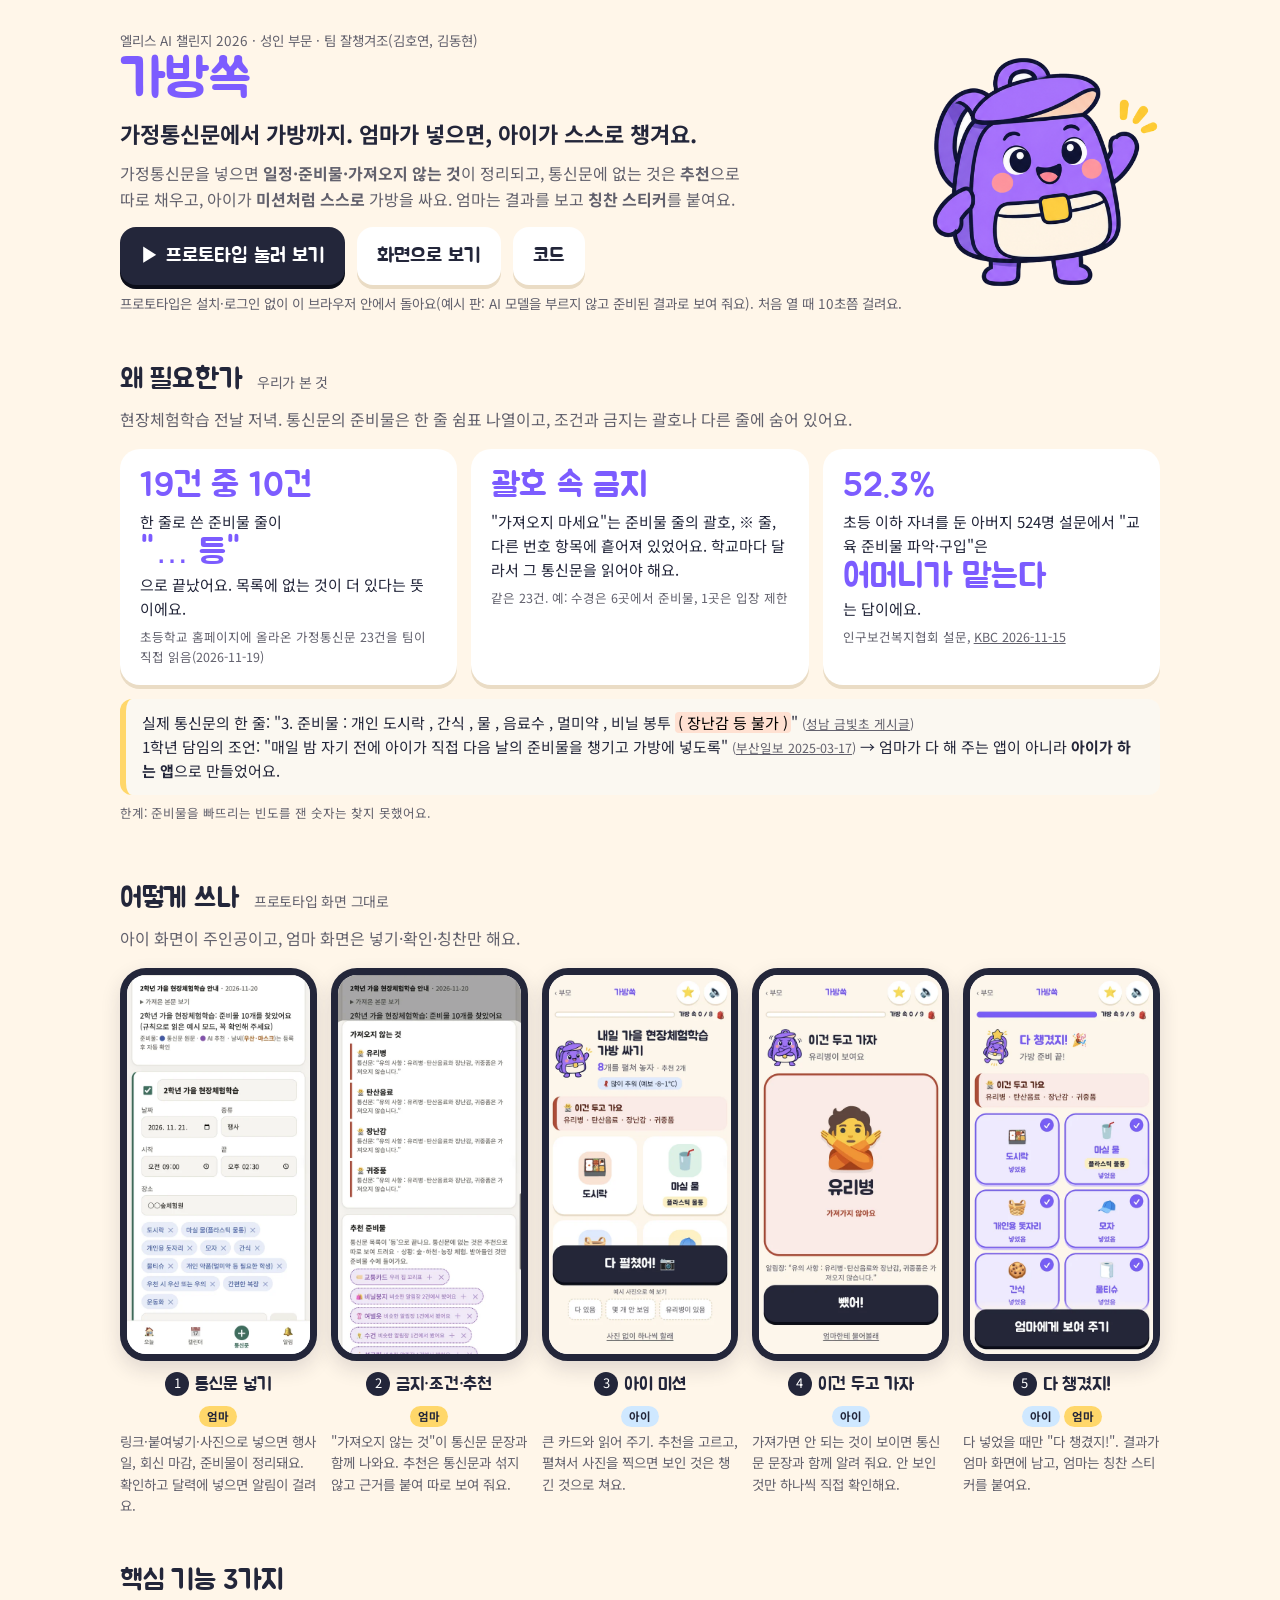
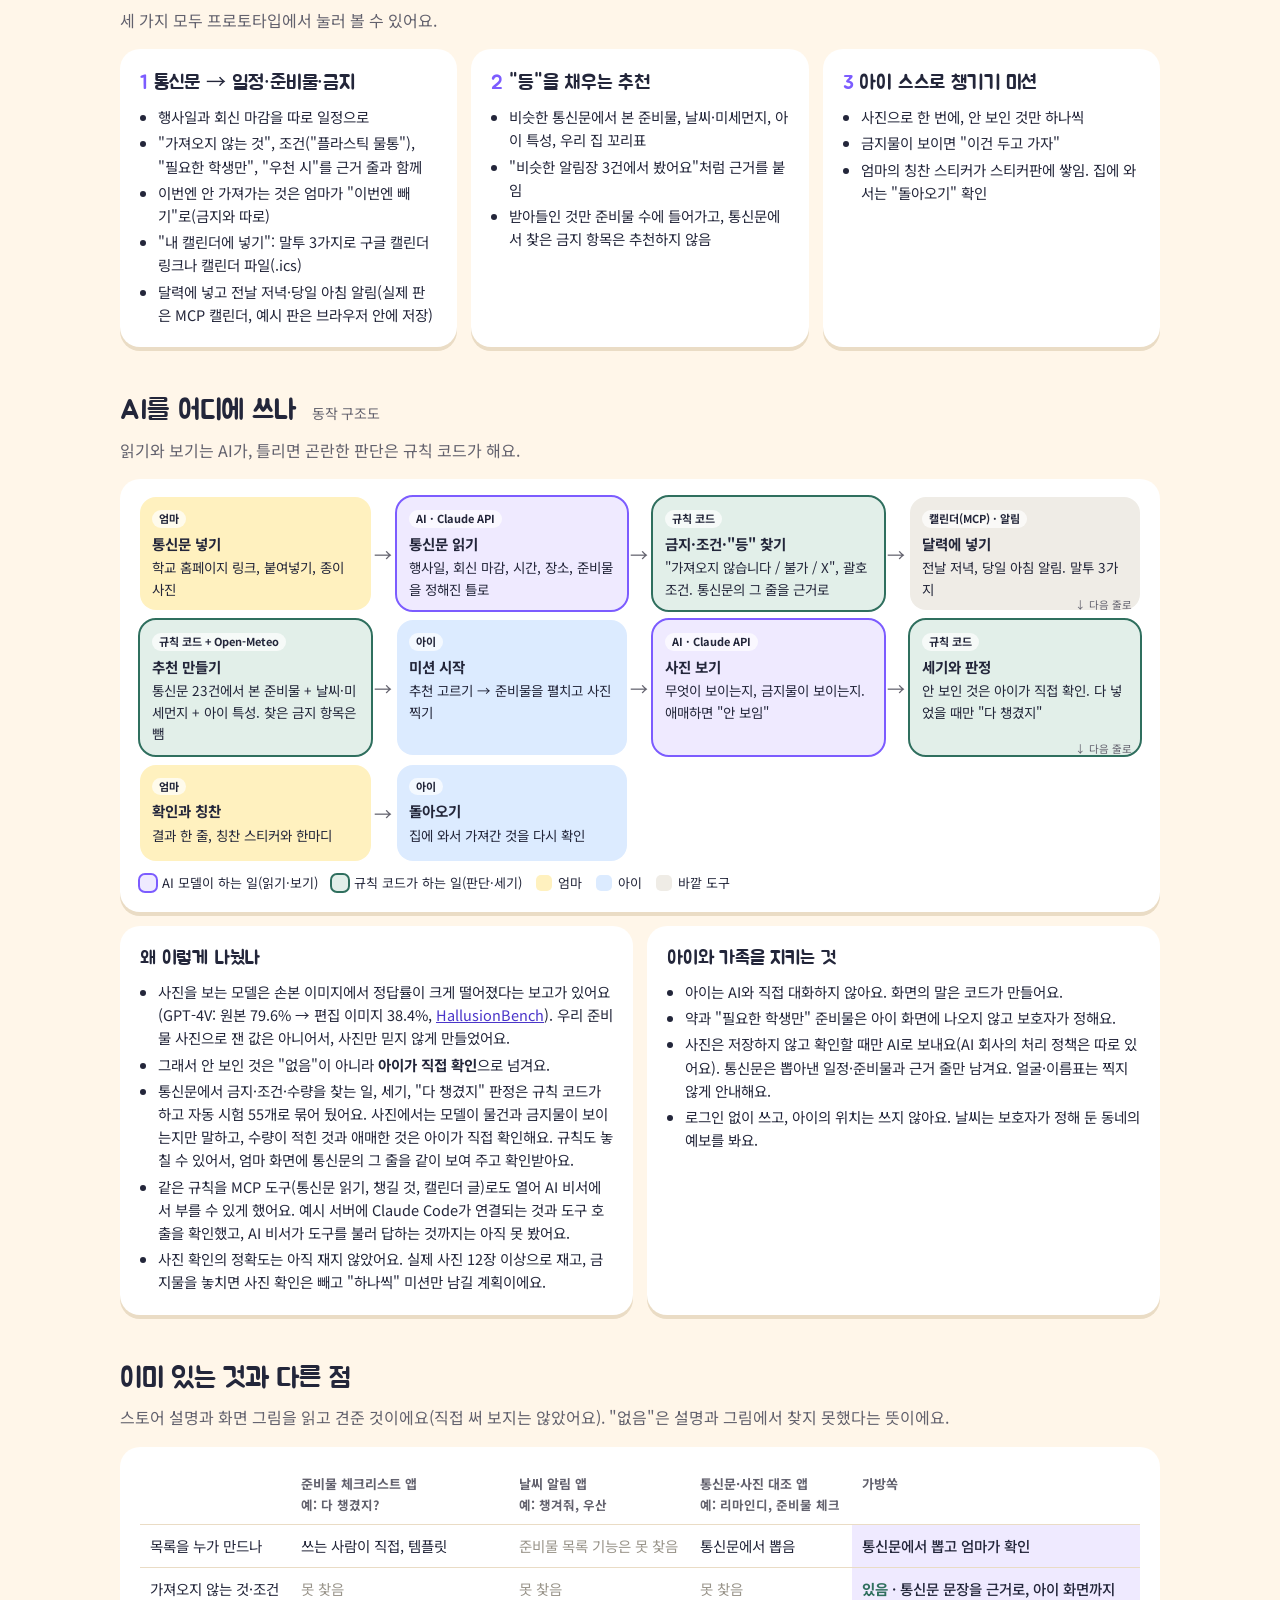
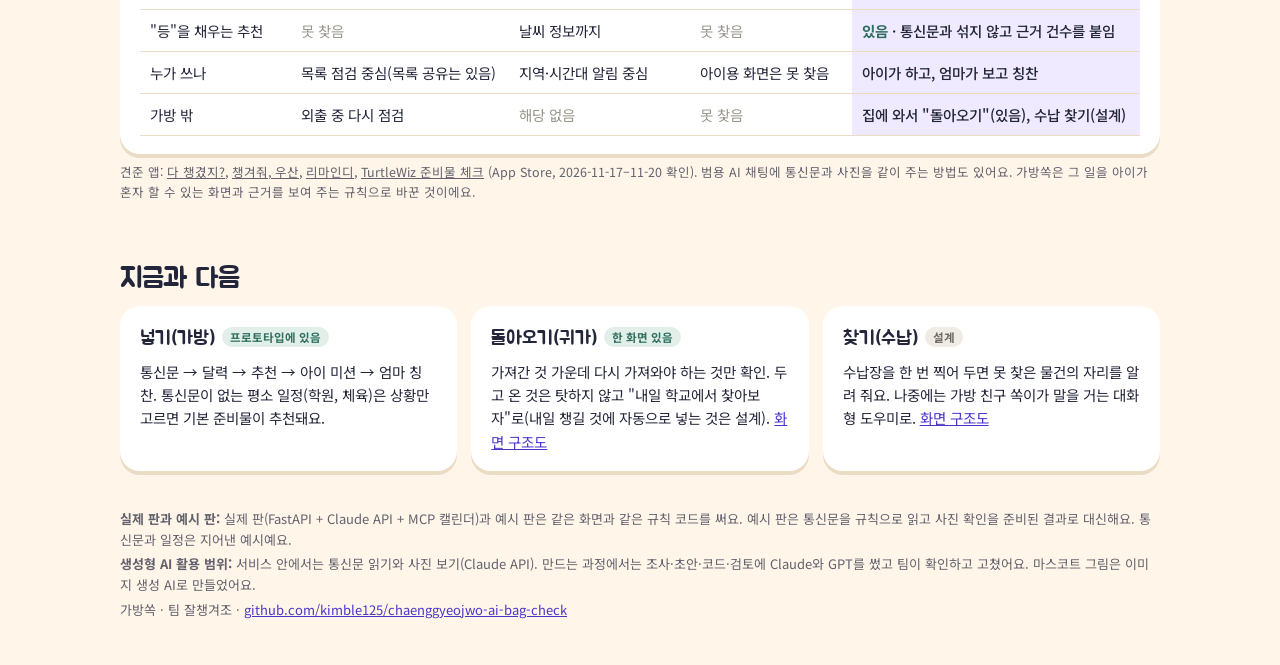
<file: docs/index.html>
<!doctype html>
<html lang="ko">
<head>
<meta charset="utf-8">
<meta name="viewport" content="width=device-width, initial-scale=1">
<meta name="theme-color" content="#fff6e9">
<title>가방쏙 · 가정통신문에서 가방까지 (한눈에 보기)</title>
<meta name="description" content="엄마가 가정통신문을 넣으면 일정·준비물·가져오지 않는 것이 정리되고, 아이가 미션처럼 스스로 가방을 싸요. 엘리스 AI 챌린지 2026, 팀 잘챙겨조.">
<link rel="preconnect" href="https://fonts.googleapis.com">
<link href="https://fonts.googleapis.com/css2?family=Jua&family=Noto+Sans+KR:wght@400;500;700&display=swap" rel="stylesheet">
<style>
  :root { --bg:#fff6e9; --paper:#fff; --ink:#23263a; --soft:#62616d; --edge:#eadcc5; --violet:#7c5cff; --violet-soft:#efeaff; --yellow:#ffd76a; --green:#2f6f5e; --green-soft:#e2efe9; --red:#b2483a; --red-soft:#f8e9e4; --blue-soft:#e3eeff; color-scheme: light; }
  * { box-sizing: border-box; }
  html { scroll-behavior: smooth; }
  body { margin: 0; background: var(--bg); color: var(--ink); font-family: "Noto Sans KR", system-ui, sans-serif; line-height: 1.6; }
  h1, h2, h3, .jua { font-family: "Jua", "Noto Sans KR", sans-serif; font-weight: 400; letter-spacing: -.01em; }
  a { color: #4a35c9; }
  .wrap { max-width: 1080px; margin: 0 auto; padding: 0 20px; }
  section { padding: 34px 0 8px; }
  h2 { font-size: 28px; margin: 0 0 4px; }
  h2 small { font-family: "Noto Sans KR", sans-serif; font-size: 14px; color: var(--soft); margin-left: 8px; }
  .lead { margin: 0 0 16px; color: var(--soft); }
  .card { background: var(--paper); border-radius: 20px; box-shadow: 0 4px 0 var(--edge); padding: 18px 20px; }
  .src { font-size: 12.5px; color: var(--soft); }
  .src a { color: inherit; }
  /* 머리 */
  .hero { display: grid; grid-template-columns: 1fr auto; gap: 18px; align-items: center; padding: 30px 0 10px; }
  .hero h1 { font-size: 54px; margin: 0; color: var(--violet); line-height: 1.05; }
  .hero .tag { font-size: 22px; margin: 8px 0 10px; font-weight: 700; }
  .hero p { margin: 0 0 14px; color: var(--soft); max-width: 620px; }
  .hero img { width: 230px; max-width: 34vw; }
  .btn { display: inline-block; text-decoration: none; background: var(--ink); color: #fff; border-radius: 16px; padding: 13px 20px; font-family: "Jua", sans-serif; font-size: 20px; box-shadow: 0 4px 0 #0c0e19; margin: 0 8px 8px 0; }
  .btn.soft { background: var(--paper); color: var(--ink); box-shadow: 0 4px 0 var(--edge); }
  .btn:active { transform: translateY(2px); }
  .meta { font-size: 13.5px; color: var(--soft); }
  /* 문제 */
  .facts { display: grid; grid-template-columns: repeat(3, 1fr); gap: 14px; }
  .fact b { display: block; font-family: "Jua", sans-serif; font-weight: 400; font-size: 34px; color: var(--violet); line-height: 1.15; }
  .fact p { margin: 4px 0 6px; font-size: 15px; }
  .quote { margin: 14px 0 0; background: #fbf8f1; border-left: 6px solid var(--yellow); border-radius: 12px; padding: 12px 16px; font-size: 15px; }
  .quote mark { background: #ffe1d2; border-radius: 4px; padding: 0 3px; }
  /* 흐름 */
  .flow { display: grid; grid-template-columns: repeat(5, 1fr); gap: 14px; }
  .step { text-align: center; }
  .step .ph { border: 7px solid var(--ink); border-radius: 26px; overflow: hidden; background: #fff; aspect-ratio: 390 / 780; box-shadow: 0 8px 20px rgba(35,38,58,.14); }
  .step .ph img { width: 100%; height: 100%; object-fit: cover; object-position: top; display: block; }
  .step h3 { margin: 10px 0 2px; font-size: 18px; }
  .step h3 i { font-style: normal; display: inline-grid; place-items: center; width: 24px; height: 24px; border-radius: 50%; background: var(--ink); color: #fff; font-family: "Noto Sans KR", sans-serif; font-size: 13px; margin-right: 6px; vertical-align: 2px; }
  .step p { margin: 0; font-size: 13.5px; color: var(--soft); text-align: left; }
  .who { display: inline-block; font-size: 11.5px; font-weight: 700; padding: 1px 8px; border-radius: 999px; background: var(--yellow); margin-bottom: 4px; }
  .who.kid { background: #cfe8ff; }
  /* 기능 */
  .feats { display: grid; grid-template-columns: repeat(3, 1fr); gap: 14px; }
  .feat h3 { margin: 0 0 6px; font-size: 20px; }
  .feat h3 i { font-style: normal; color: var(--violet); margin-right: 6px; }
  .feat ul, .cols ul { margin: 0; padding-left: 18px; font-size: 14.5px; }
  .feat li, .cols li { margin: 3px 0; }
  /* 구조도 */
  .map { display: grid; grid-template-columns: repeat(4, 1fr); gap: 10px 26px; position: relative; }
  .node { border-radius: 16px; padding: 10px 12px; font-size: 13.5px; position: relative; min-height: 96px; }
  .node b { display: block; font-size: 14.5px; margin-bottom: 2px; }
  .node .k { display: inline-block; font-size: 11px; font-weight: 700; border-radius: 999px; padding: 0 7px; margin-bottom: 4px; background: rgba(255,255,255,.7); }
  .node.human { background: #fff1bf; } .node.kidn { background: #dcebff; } .node.ai { background: var(--violet-soft); outline: 2px solid var(--violet); } .node.rule { background: var(--green-soft); outline: 2px solid var(--green); } .node.ext { background: #efece6; }
  .node::after { content: "→"; position: absolute; right: -21px; top: 50%; transform: translateY(-50%); font-size: 18px; color: var(--soft); }
  .node.end::after, .node:nth-child(4n)::after { content: ""; }
  .node:nth-child(4n):not(.end)::before { content: "↓ 다음 줄로"; position: absolute; right: 8px; bottom: -3px; font-size: 10.5px; color: var(--soft); }
  .legend { display: flex; flex-wrap: wrap; gap: 8px 14px; margin: 12px 0 0; font-size: 13px; }
  .legend span { display: inline-flex; align-items: center; gap: 6px; }
  .legend i { width: 16px; height: 16px; border-radius: 5px; display: inline-block; }
  .cols { display: grid; grid-template-columns: 1fr 1fr; gap: 14px; margin-top: 14px; }
  .cols h3 { margin: 0 0 6px; font-size: 19px; }
  /* 비교 */
  table { width: 100%; border-collapse: collapse; font-size: 14.5px; }
  th, td { text-align: left; padding: 9px 10px; border-bottom: 1px solid var(--edge); vertical-align: top; }
  th { font-size: 13px; color: var(--soft); font-weight: 700; }
  td.me { background: var(--violet-soft); font-weight: 500; }
  .yes { color: var(--green); font-weight: 700; } .no { color: #9a958b; }
  .road { display: grid; grid-template-columns: repeat(3, 1fr); gap: 14px; }
  .road .card b { font-family: "Jua", sans-serif; font-weight: 400; font-size: 19px; }
  .pill { display: inline-block; font-size: 11.5px; font-weight: 700; border-radius: 999px; padding: 1px 8px; background: var(--green-soft); color: var(--green); margin-left: 6px; vertical-align: 2px; }
  .pill.plan { background: #efece6; color: #6d6860; }
  footer { padding: 26px 0 40px; font-size: 13px; color: var(--soft); }
  footer p { margin: 4px 0; }
  @media (max-width: 900px) {
    .hero { grid-template-columns: 1fr; } .hero img { width: 150px; order: -1; } .hero h1 { font-size: 44px; }
    .facts, .feats, .road, .cols { grid-template-columns: 1fr; }
    .flow { grid-template-columns: repeat(5, 62vw); overflow-x: auto; padding-bottom: 10px; scroll-snap-type: x mandatory; } .step { scroll-snap-align: start; }
    .map { grid-template-columns: 1fr 1fr; } .node:nth-child(4n)::after { content: "→"; } .node:nth-child(2n)::after { content: ""; } .node:nth-child(4n):not(.end)::before { content: ""; }
    table { font-size: 13px; }
  }
</style>
</head>
<body>
<div class="wrap">

<header class="hero">
  <div>
    <div class="meta">엘리스 AI 챌린지 2026 · 성인 부문 · 팀 잘챙겨조(김호연, 김동현)</div>
    <h1>가방쏙</h1>
    <div class="tag">가정통신문에서 가방까지. 엄마가 넣으면, 아이가 스스로 챙겨요.</div>
    <p>가정통신문을 넣으면 <b>일정·준비물·가져오지 않는 것</b>이 정리되고, 통신문에 없는 것은 <b>추천</b>으로 따로 채우고, 아이가 <b>미션처럼 스스로</b> 가방을 싸요. 엄마는 결과를 보고 <b>칭찬 스티커</b>를 붙여요.</p>
    <a class="btn" href="demo/">▶ 프로토타입 눌러 보기</a>
    <a class="btn soft" href="#flow">화면으로 보기</a>
    <a class="btn soft" href="https://github.com/kimble125/chaenggyeojwo-ai-bag-check/tree/hoyeon" target="_blank" rel="noopener">코드</a>
    <div class="meta">프로토타입은 설치·로그인 없이 이 브라우저 안에서 돌아요(예시 판: AI 모델을 부르지 않고 준비된 결과로 보여 줘요). 처음 열 때 10초쯤 걸려요.</div>
  </div>
  <img src="demo/app/mascot/ssok_hello.png" alt="가방쏙의 가방 친구 쏙이">
</header>

<section id="why">
  <h2>왜 필요한가 <small>우리가 본 것</small></h2>
  <p class="lead">현장체험학습 전날 저녁. 통신문의 준비물은 한 줄 쉼표 나열이고, 조건과 금지는 괄호나 다른 줄에 숨어 있어요.</p>
  <div class="facts">
    <div class="card fact"><b>19건 중 10건</b><p>한 줄로 쓴 준비물 줄이 <b>"… 등"</b>으로 끝났어요. 목록에 없는 것이 더 있다는 뜻이에요.</p><div class="src">초등학교 홈페이지에 올라온 가정통신문 23건을 팀이 직접 읽음(2026-11-19)</div></div>
    <div class="card fact"><b>괄호 속 금지</b><p>"가져오지 마세요"는 준비물 줄의 괄호, ※ 줄, 다른 번호 항목에 흩어져 있었어요. 학교마다 달라서 그 통신문을 읽어야 해요.</p><div class="src">같은 23건. 예: 수경은 6곳에서 준비물, 1곳은 입장 제한</div></div>
    <div class="card fact"><b>52.3%</b><p>초등 이하 자녀를 둔 아버지 524명 설문에서 "교육 준비물 파악·구입"은 <b>어머니가 맡는다</b>는 답이에요.</p><div class="src">인구보건복지협회 설문, <a href="https://news.ikbc.co.kr/%EC%82%AC%ED%9A%8C/article/view/kbc202611150050" target="_blank" rel="noopener">KBC 2026-11-15</a></div></div>
  </div>
  <div class="quote">실제 통신문의 한 줄: "3. 준비물 : 개인 도시락 , 간식 , 물 , 음료수 , 멀미약 , 비닐 봉투 <mark>( 장난감 등 불가 )</mark>" <span class="src">(<a href="https://www.goesn.kr/geumbit-e/na/ntt/selectNttInfo.do?mi=11070&nttSn=1926110" target="_blank" rel="noopener">성남 금빛초 게시글</a>)</span><br>
  1학년 담임의 조언: "매일 밤 자기 전에 아이가 직접 다음 날의 준비물을 챙기고 가방에 넣도록" <span class="src">(<a href="https://www.busan.com/view/busan/view.php?code=2025031717054216508" target="_blank" rel="noopener">부산일보 2025-03-17</a>)</span> → 엄마가 다 해 주는 앱이 아니라 <b>아이가 하는 앱</b>으로 만들었어요.</div>
  <p class="src" style="margin-top:8px">한계: 준비물을 빠뜨리는 빈도를 잰 숫자는 찾지 못했어요.</p>
</section>

<section id="flow">
  <h2>어떻게 쓰나 <small>프로토타입 화면 그대로</small></h2>
  <p class="lead">아이 화면이 주인공이고, 엄마 화면은 넣기·확인·칭찬만 해요.</p>
  <div class="flow">
    <div class="step"><div class="ph"><img src="assets/shots/1_notice.webp" alt="통신문을 넣으면 일정과 준비물이 정리된 화면" loading="lazy"></div><h3><i>1</i>통신문 넣기</h3><span class="who">엄마</span><p>링크·붙여넣기·사진으로 넣으면 행사일, 회신 마감, 준비물이 정리돼요. 확인하고 달력에 넣으면 알림이 걸려요.</p></div>
    <div class="step"><div class="ph"><img src="assets/shots/2_ban_recs.webp" alt="가져오지 않는 것과 추천 준비물 화면" loading="lazy"></div><h3><i>2</i>금지·조건·추천</h3><span class="who">엄마</span><p>"가져오지 않는 것"이 통신문 문장과 함께 나와요. 추천은 통신문과 섞지 않고 근거를 붙여 따로 보여 줘요.</p></div>
    <div class="step"><div class="ph"><img src="assets/shots/3_kid_lay.webp" alt="아이 화면: 준비물 카드를 펼쳐 놓는 화면" loading="lazy"></div><h3><i>3</i>아이 미션</h3><span class="who kid">아이</span><p>큰 카드와 읽어 주기. 추천을 고르고, 펼쳐서 사진을 찍으면 보인 것은 챙긴 것으로 쳐요.</p></div>
    <div class="step"><div class="ph"><img src="assets/shots/5_kid_warn.webp" alt="아이 화면: 유리병은 두고 가자는 알림" loading="lazy"></div><h3><i>4</i>이건 두고 가자</h3><span class="who kid">아이</span><p>가져가면 안 되는 것이 보이면 통신문 문장과 함께 알려 줘요. 안 보인 것만 하나씩 직접 확인해요.</p></div>
    <div class="step"><div class="ph"><img src="assets/shots/7_kid_done.webp" alt="아이 화면: 다 챙겼지" loading="lazy"></div><h3><i>5</i>다 챙겼지!</h3><span class="who kid">아이</span> <span class="who">엄마</span><p>다 넣었을 때만 "다 챙겼지!". 결과가 엄마 화면에 남고, 엄마는 칭찬 스티커를 붙여요.</p></div>
  </div>
</section>

<section id="features">
  <h2>핵심 기능 3가지</h2>
  <p class="lead">세 가지 모두 프로토타입에서 눌러 볼 수 있어요.</p>
  <div class="feats">
    <div class="card feat"><h3><i>1</i>통신문 → 일정·준비물·금지</h3><ul><li>행사일과 회신 마감을 따로 일정으로</li><li>"가져오지 않는 것", 조건("플라스틱 물통"), "필요한 학생만", "우천 시"를 근거 줄과 함께</li><li>이번엔 안 가져가는 것은 엄마가 "이번엔 빼기"로(금지와 따로)</li><li>"내 캘린더에 넣기": 말투 3가지로 구글 캘린더 링크나 캘린더 파일(.ics)</li><li>달력에 넣고 전날 저녁·당일 아침 알림(실제 판은 MCP 캘린더, 예시 판은 브라우저 안에 저장)</li></ul></div>
    <div class="card feat"><h3><i>2</i>"등"을 채우는 추천</h3><ul><li>비슷한 통신문에서 본 준비물, 날씨·미세먼지, 아이 특성, 우리 집 꼬리표</li><li>"비슷한 알림장 3건에서 봤어요"처럼 근거를 붙임</li><li>받아들인 것만 준비물 수에 들어가고, 통신문에서 찾은 금지 항목은 추천하지 않음</li></ul></div>
    <div class="card feat"><h3><i>3</i>아이 스스로 챙기기 미션</h3><ul><li>사진으로 한 번에, 안 보인 것만 하나씩</li><li>금지물이 보이면 "이건 두고 가자"</li><li>엄마의 칭찬 스티커가 스티커판에 쌓임. 집에 와서는 "돌아오기" 확인</li></ul></div>
  </div>
</section>

<section id="ai">
  <h2>AI를 어디에 쓰나 <small>동작 구조도</small></h2>
  <p class="lead">읽기와 보기는 AI가, 틀리면 곤란한 판단은 규칙 코드가 해요.</p>
  <div class="card">
    <div class="map" id="map">
      <div class="node human"><span class="k">엄마</span><b>통신문 넣기</b>학교 홈페이지 링크, 붙여넣기, 종이 사진</div>
      <div class="node ai"><span class="k">AI · Claude API</span><b>통신문 읽기</b>행사일, 회신 마감, 시간, 장소, 준비물을 정해진 틀로</div>
      <div class="node rule"><span class="k">규칙 코드</span><b>금지·조건·"등" 찾기</b>"가져오지 않습니다 / 불가 / X", 괄호 조건. 통신문의 그 줄을 근거로</div>
      <div class="node ext"><span class="k">캘린더(MCP) · 알림</span><b>달력에 넣기</b>전날 저녁, 당일 아침 알림. 말투 3가지</div>
      <div class="node rule"><span class="k">규칙 코드 + Open-Meteo</span><b>추천 만들기</b>통신문 23건에서 본 준비물 + 날씨·미세먼지 + 아이 특성. 찾은 금지 항목은 뺌</div>
      <div class="node kidn"><span class="k">아이</span><b>미션 시작</b>추천 고르기 → 준비물을 펼치고 사진 찍기</div>
      <div class="node ai"><span class="k">AI · Claude API</span><b>사진 보기</b>무엇이 보이는지, 금지물이 보이는지. 애매하면 "안 보임"</div>
      <div class="node rule"><span class="k">규칙 코드</span><b>세기와 판정</b>안 보인 것은 아이가 직접 확인. 다 넣었을 때만 "다 챙겼지"</div>
      <div class="node human"><span class="k">엄마</span><b>확인과 칭찬</b>결과 한 줄, 칭찬 스티커와 한마디</div>
      <div class="node kidn end"><span class="k">아이</span><b>돌아오기</b>집에 와서 가져간 것을 다시 확인</div>
    </div>
    <div class="legend">
      <span><i style="background:var(--violet-soft);outline:2px solid var(--violet)"></i>AI 모델이 하는 일(읽기·보기)</span>
      <span><i style="background:var(--green-soft);outline:2px solid var(--green)"></i>규칙 코드가 하는 일(판단·세기)</span>
      <span><i style="background:#fff1bf"></i>엄마</span><span><i style="background:#dcebff"></i>아이</span><span><i style="background:#efece6"></i>바깥 도구</span>
    </div>
  </div>
  <div class="cols">
    <div class="card"><h3>왜 이렇게 나눴나</h3><ul>
      <li>사진을 보는 모델은 손본 이미지에서 정답률이 크게 떨어졌다는 보고가 있어요(GPT-4V: 원본 79.6% → 편집 이미지 38.4%, <a href="https://arxiv.org/abs/2310.14566" target="_blank" rel="noopener">HallusionBench</a>). 우리 준비물 사진으로 잰 값은 아니어서, 사진만 믿지 않게 만들었어요.</li>
      <li>그래서 안 보인 것은 "없음"이 아니라 <b>아이가 직접 확인</b>으로 넘겨요.</li>
      <li>통신문에서 금지·조건·수량을 찾는 일, 세기, "다 챙겼지" 판정은 규칙 코드가 하고 자동 시험 55개로 묶어 뒀어요. 사진에서는 모델이 물건과 금지물이 보이는지만 말하고, 수량이 적힌 것과 애매한 것은 아이가 직접 확인해요. 규칙도 놓칠 수 있어서, 엄마 화면에 통신문의 그 줄을 같이 보여 주고 확인받아요.</li>
      <li>같은 규칙을 MCP 도구(통신문 읽기, 챙길 것, 캘린더 글)로도 열어 AI 비서에서 부를 수 있게 했어요. 예시 서버에 Claude Code가 연결되는 것과 도구 호출을 확인했고, AI 비서가 도구를 불러 답하는 것까지는 아직 못 봤어요.</li>
      <li>사진 확인의 정확도는 아직 재지 않았어요. 실제 사진 12장 이상으로 재고, 금지물을 놓치면 사진 확인은 빼고 "하나씩" 미션만 남길 계획이에요.</li></ul></div>
    <div class="card"><h3>아이와 가족을 지키는 것</h3><ul>
      <li>아이는 AI와 직접 대화하지 않아요. 화면의 말은 코드가 만들어요.</li>
      <li>약과 "필요한 학생만" 준비물은 아이 화면에 나오지 않고 보호자가 정해요.</li>
      <li>사진은 저장하지 않고 확인할 때만 AI로 보내요(AI 회사의 처리 정책은 따로 있어요). 통신문은 뽑아낸 일정·준비물과 근거 줄만 남겨요. 얼굴·이름표는 찍지 않게 안내해요.</li>
      <li>로그인 없이 쓰고, 아이의 위치는 쓰지 않아요. 날씨는 보호자가 정해 둔 동네의 예보를 봐요.</li></ul></div>
  </div>
</section>

<section id="diff">
  <h2>이미 있는 것과 다른 점</h2>
  <p class="lead">스토어 설명과 화면 그림을 읽고 견준 것이에요(직접 써 보지는 않았어요). "없음"은 설명과 그림에서 찾지 못했다는 뜻이에요.</p>
  <div class="card" style="overflow-x:auto">
    <table>
      <tr><th></th><th>준비물 체크리스트 앱<br><span class="src">예: 다 챙겼지?</span></th><th>날씨 알림 앱<br><span class="src">예: 챙겨줘, 우산</span></th><th>통신문·사진 대조 앱<br><span class="src">예: 리마인디, 준비물 체크</span></th><th>가방쏙</th></tr>
      <tr><td>목록을 누가 만드나</td><td>쓰는 사람이 직접, 템플릿</td><td class="no">준비물 목록 기능은 못 찾음</td><td>통신문에서 뽑음</td><td class="me">통신문에서 뽑고 엄마가 확인</td></tr>
      <tr><td>가져오지 않는 것·조건</td><td class="no">못 찾음</td><td class="no">못 찾음</td><td class="no">못 찾음</td><td class="me"><span class="yes">있음</span> · 통신문 문장을 근거로, 아이 화면까지</td></tr>
      <tr><td>"등"을 채우는 추천</td><td class="no">못 찾음</td><td>날씨 정보까지</td><td class="no">못 찾음</td><td class="me"><span class="yes">있음</span> · 통신문과 섞지 않고 근거 건수를 붙임</td></tr>
      <tr><td>누가 쓰나</td><td>목록 점검 중심(목록 공유는 있음)</td><td>지역·시간대 알림 중심</td><td>아이용 화면은 못 찾음</td><td class="me">아이가 하고, 엄마가 보고 칭찬</td></tr>
      <tr><td>가방 밖</td><td>외출 중 다시 점검</td><td class="no">해당 없음</td><td class="no">못 찾음</td><td class="me">집에 와서 "돌아오기"(있음), 수납 찾기(설계)</td></tr>
    </table>
  </div>
  <p class="src" style="margin-top:8px">견준 앱: <a href="https://apps.apple.com/kr/app/id6759158687" target="_blank" rel="noopener">다 챙겼지?</a>, <a href="https://apps.apple.com/kr/app/id6747306772" target="_blank" rel="noopener">챙겨줘, 우산</a>, <a href="https://apps.apple.com/kr/app/id6803818418" target="_blank" rel="noopener">리마인디</a>, <a href="https://apps.apple.com/kr/app/id6811309237" target="_blank" rel="noopener">TurtleWiz 준비물 체크</a> (App Store, 2026-11-17–11-20 확인). 범용 AI 채팅에 통신문과 사진을 같이 주는 방법도 있어요. 가방쏙은 그 일을 아이가 혼자 할 수 있는 화면과 근거를 보여 주는 규칙으로 바꾼 것이에요.</p>
</section>

<section id="road">
  <h2>지금과 다음</h2>
  <div class="road">
    <div class="card"><b>넣기(가방)</b><span class="pill">프로토타입에 있음</span><p style="margin:6px 0 0;font-size:14.5px">통신문 → 달력 → 추천 → 아이 미션 → 엄마 칭찬. 통신문이 없는 평소 일정(학원, 체육)은 상황만 고르면 기본 준비물이 추천돼요.</p></div>
    <div class="card"><b>돌아오기(귀가)</b><span class="pill">한 화면 있음</span><p style="margin:6px 0 0;font-size:14.5px">가져간 것 가운데 다시 가져와야 하는 것만 확인. 두고 온 것은 탓하지 않고 "내일 학교에서 찾아보자"로(내일 챙길 것에 자동으로 넣는 것은 설계). <a href="demo/app/design/uiux.html">화면 구조도</a></p></div>
    <div class="card"><b>찾기(수납)</b><span class="pill plan">설계</span><p style="margin:6px 0 0;font-size:14.5px">수납장을 한 번 찍어 두면 못 찾은 물건의 자리를 알려 줘요. 나중에는 가방 친구 쏙이가 말을 거는 대화형 도우미로. <a href="demo/app/design/uiux.html">화면 구조도</a></p></div>
  </div>
</section>

<footer>
  <p><b>실제 판과 예시 판:</b> 실제 판(FastAPI + Claude API + MCP 캘린더)과 예시 판은 같은 화면과 같은 규칙 코드를 써요. 예시 판은 통신문을 규칙으로 읽고 사진 확인을 준비된 결과로 대신해요. 통신문과 일정은 지어낸 예시예요.</p>
  <p><b>생성형 AI 활용 범위:</b> 서비스 안에서는 통신문 읽기와 사진 보기(Claude API). 만드는 과정에서는 조사·초안·코드·검토에 Claude와 GPT를 썼고 팀이 확인하고 고쳤어요. 마스코트 그림은 이미지 생성 AI로 만들었어요.</p>
  <p>가방쏙 · 팀 잘챙겨조 · <a href="https://github.com/kimble125/chaenggyeojwo-ai-bag-check/tree/hoyeon" target="_blank" rel="noopener">github.com/kimble125/chaenggyeojwo-ai-bag-check</a></p>
</footer>

</div>
</body>
</html>
</file>
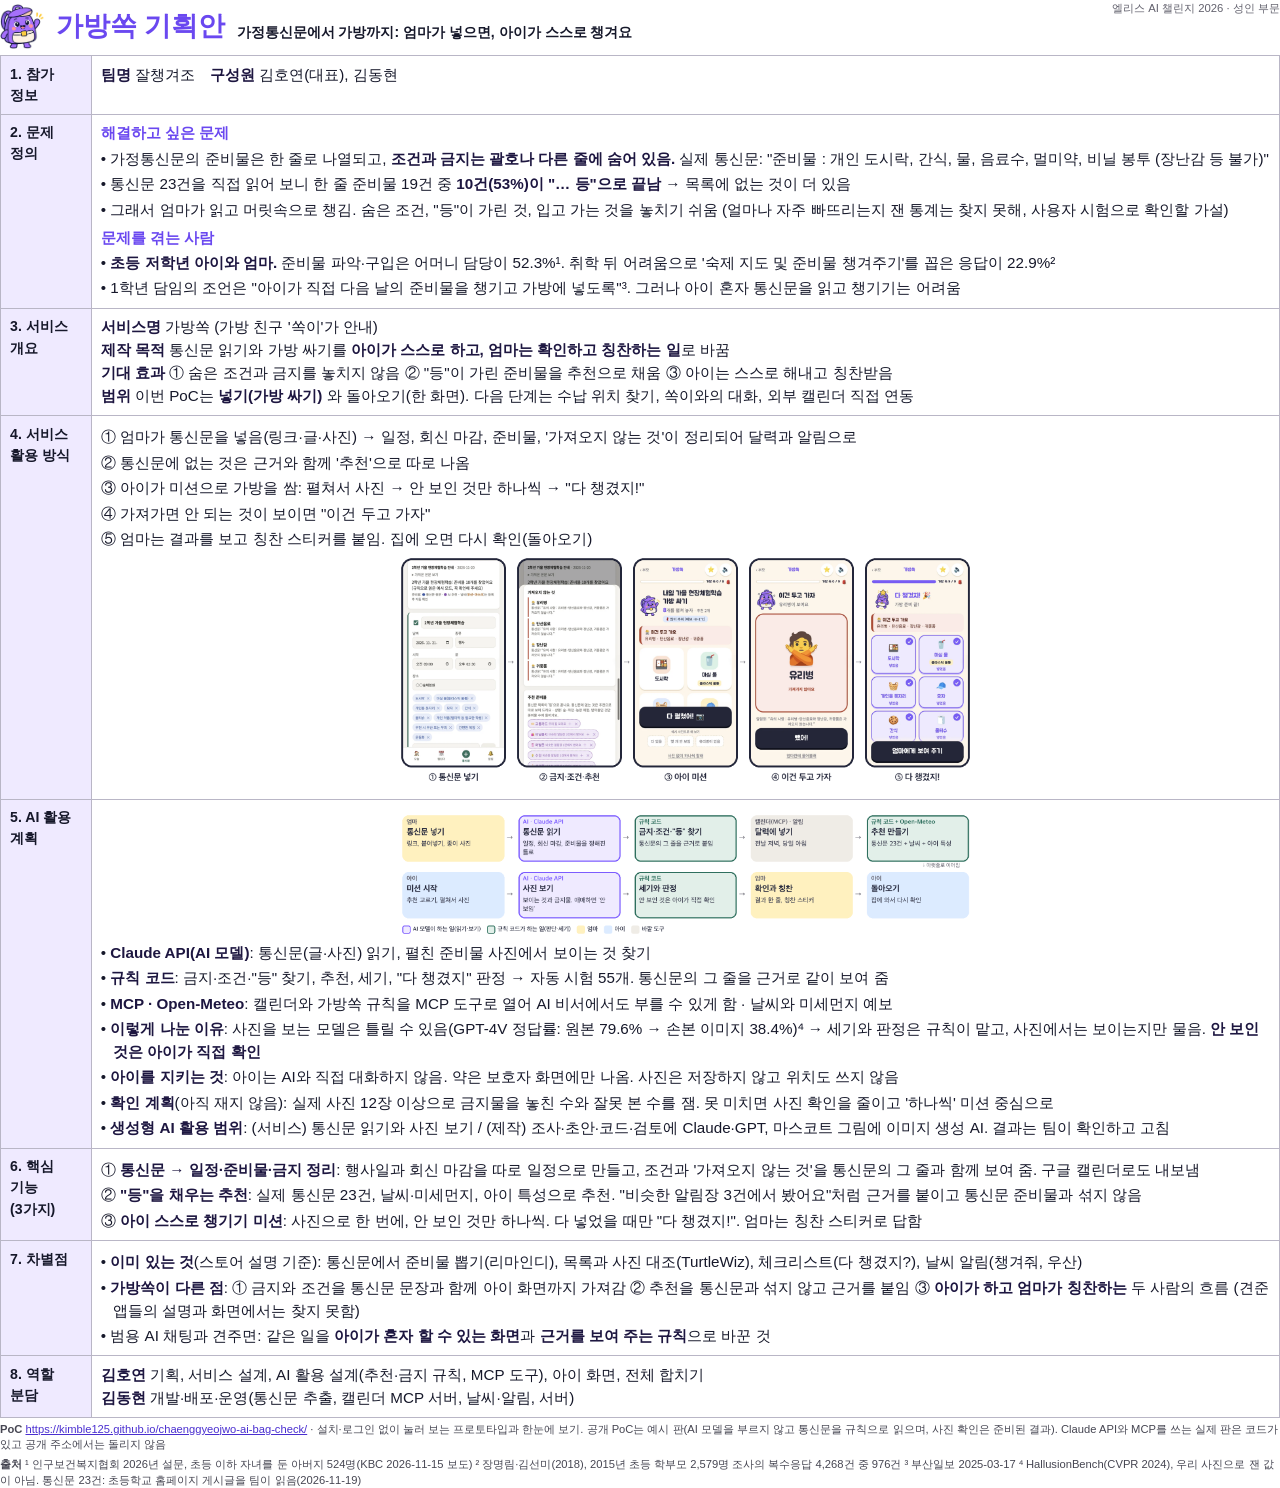
<file: plan/gabangssok_plan.html>
<!doctype html>
<html lang="ko"><head><meta charset="utf-8"><title>가방쏙 기획안 · 잘챙겨조</title>
<style>
  @page { size: A4; margin: 11mm 14mm; }
  * { box-sizing: border-box; }
  body { margin: 0; font-family: "Apple SD Gothic Neo", "Malgun Gothic", "Noto Sans KR", sans-serif; font-size: 11.4pt; line-height: 1.5; color: #16182a; -webkit-print-color-adjust: exact; print-color-adjust: exact; }
  header { display: flex; align-items: center; gap: 3mm; margin-bottom: 1.6mm; position: relative; padding-top: 1mm; }
  header img { height: 12mm; }
  header h1 { margin: 0; font-size: 20pt; color: #6a48f0; white-space: nowrap; }
  header .tag { font-size: 10.5pt; font-weight: 600; white-space: nowrap; padding-top: 3mm; }
  header .meta { position: absolute; right: 0; top: 0; font-size: 8.5pt; color: #62616d; white-space: nowrap; }
  table { width: 100%; border-collapse: collapse; }
  th, td { border: 0.25mm solid #b9b6c6; padding: 2mm 2.4mm; vertical-align: top; text-align: left; }
  th { width: 24mm; background: #efeaff; font-weight: 700; font-size: 10.6pt; word-break: keep-all; }
  td b { color: #1d1640; }
  p { margin: 0; }
  p.h { font-weight: 700; color: #6a48f0; margin-top: 1.4mm; }
  p.b, p.n { margin-top: 0.7mm; }
  td > p.h:first-child { margin-top: 0; }
  p.b { padding-left: 3.2mm; text-indent: -3.2mm; }
  p.b::before { content: "• "; }
  p.n { padding-left: 3.6mm; text-indent: -3.6mm; }
  img.fig { display: block; margin: 1mm auto 0.6mm; }
  footer a { color: #4a2fd0; }
  footer p { font-size: 8.4pt; line-height: 1.4; color: #464652; margin-top: 1mm; }
  p, img.fig { break-inside: avoid; }
</style></head><body>
<header><img src="img/ssok.png" alt=""><h1>가방쏙 기획안</h1><span class="tag">가정통신문에서 가방까지: 엄마가 넣으면, 아이가 스스로 챙겨요</span><span class="meta">엘리스 AI 챌린지 2026 · 성인 부문</span></header>
<table><tr><th>1. 참가 정보</th><td><p class="p"><b>팀명</b> 잘챙겨조　<b>구성원</b> 김호연(대표), 김동현</p></td></tr><tr><th>2. 문제 정의</th><td><p class="h">해결하고 싶은 문제</p><p class="b">가정통신문의 준비물은 한 줄로 나열되고, <b>조건과 금지는 괄호나 다른 줄에 숨어 있음.</b> 실제 통신문: &quot;준비물 : 개인 도시락, 간식, 물, 음료수, 멀미약, 비닐 봉투 (장난감 등 불가)&quot;</p><p class="b">통신문 23건을 직접 읽어 보니 한 줄 준비물 19건 중 <b>10건(53%)이 &quot;… 등&quot;으로 끝남</b> → 목록에 없는 것이 더 있음</p><p class="b">그래서 엄마가 읽고 머릿속으로 챙김. 숨은 조건, &quot;등&quot;이 가린 것, 입고 가는 것을 놓치기 쉬움 (얼마나 자주 빠뜨리는지 잰 통계는 찾지 못해, 사용자 시험으로 확인할 가설)</p><p class="h">문제를 겪는 사람</p><p class="b"><b>초등 저학년 아이와 엄마.</b> 준비물 파악·구입은 어머니 담당이 52.3%¹. 취학 뒤 어려움으로 &#x27;숙제 지도 및 준비물 챙겨주기&#x27;를 꼽은 응답이 22.9%²</p><p class="b">1학년 담임의 조언은 &quot;아이가 직접 다음 날의 준비물을 챙기고 가방에 넣도록&quot;³. 그러나 아이 혼자 통신문을 읽고 챙기기는 어려움</p></td></tr><tr><th>3. 서비스 개요</th><td><p class="p"><b>서비스명</b> 가방쏙 (가방 친구 &#x27;쏙이&#x27;가 안내)</p><p class="p"><b>제작 목적</b> 통신문 읽기와 가방 싸기를 <b>아이가 스스로 하고, 엄마는 확인하고 칭찬하는 일</b>로 바꿈</p><p class="p"><b>기대 효과</b> ① 숨은 조건과 금지를 놓치지 않음 ② &quot;등&quot;이 가린 준비물을 추천으로 채움 ③ 아이는 스스로 해내고 칭찬받음</p><p class="p"><b>범위</b> 이번 PoC는 <b>넣기(가방 싸기)</b> 와 돌아오기(한 화면). 다음 단계는 수납 위치 찾기, 쏙이와의 대화, 외부 캘린더 직접 연동</p></td></tr><tr><th>4. 서비스 활용 방식</th><td><p class="n">① 엄마가 통신문을 넣음(링크·글·사진) → 일정, 회신 마감, 준비물, &#x27;가져오지 않는 것&#x27;이 정리되어 달력과 알림으로</p><p class="n">② 통신문에 없는 것은 근거와 함께 &#x27;추천&#x27;으로 따로 나옴</p><p class="n">③ 아이가 미션으로 가방을 쌈: 펼쳐서 사진 → 안 보인 것만 하나씩 → &quot;다 챙겼지!&quot;</p><p class="n">④ 가져가면 안 되는 것이 보이면 &quot;이건 두고 가자&quot;</p><p class="n">⑤ 엄마는 결과를 보고 칭찬 스티커를 붙임. 집에 오면 다시 확인(돌아오기)</p><img class="fig" style="width:152mm" src="img/strip.png" alt="프로토타입 화면: ① 통신문 넣기 ② 금지·조건·추천 ③ 아이 미션 ④ 이건 두고 가자 ⑤ 다 챙겼지!"></td></tr><tr><th>5. AI 활용 계획</th><td><img class="fig" style="width:152mm" src="img/flow.png" alt="동작 구조도: AI 모델이 하는 일과 규칙 코드가 하는 일"><p class="b"><b>Claude API(AI 모델)</b>: 통신문(글·사진) 읽기, 펼친 준비물 사진에서 보이는 것 찾기</p><p class="b"><b>규칙 코드</b>: 금지·조건·&quot;등&quot; 찾기, 추천, 세기, &quot;다 챙겼지&quot; 판정 → 자동 시험 55개. 통신문의 그 줄을 근거로 같이 보여 줌</p><p class="b"><b>MCP · Open-Meteo</b>: 캘린더와 가방쏙 규칙을 MCP 도구로 열어 AI 비서에서도 부를 수 있게 함 · 날씨와 미세먼지 예보</p><p class="b"><b>이렇게 나눈 이유</b>: 사진을 보는 모델은 틀릴 수 있음(GPT-4V 정답률: 원본 79.6% → 손본 이미지 38.4%)⁴ → 세기와 판정은 규칙이 맡고, 사진에서는 보이는지만 물음. <b>안 보인 것은 아이가 직접 확인</b></p><p class="b"><b>아이를 지키는 것</b>: 아이는 AI와 직접 대화하지 않음. 약은 보호자 화면에만 나옴. 사진은 저장하지 않고 위치도 쓰지 않음</p><p class="b"><b>확인 계획</b>(아직 재지 않음): 실제 사진 12장 이상으로 금지물을 놓친 수와 잘못 본 수를 잼. 못 미치면 사진 확인을 줄이고 &#x27;하나씩&#x27; 미션 중심으로</p><p class="b"><b>생성형 AI 활용 범위</b>: (서비스) 통신문 읽기와 사진 보기 / (제작) 조사·초안·코드·검토에 Claude·GPT, 마스코트 그림에 이미지 생성 AI. 결과는 팀이 확인하고 고침</p></td></tr><tr><th>6. 핵심 기능 (3가지)</th><td><p class="n">① <b>통신문 → 일정·준비물·금지 정리</b>: 행사일과 회신 마감을 따로 일정으로 만들고, 조건과 &#x27;가져오지 않는 것&#x27;을 통신문의 그 줄과 함께 보여 줌. 구글 캘린더로도 내보냄</p><p class="n">② <b>&quot;등&quot;을 채우는 추천</b>: 실제 통신문 23건, 날씨·미세먼지, 아이 특성으로 추천. &quot;비슷한 알림장 3건에서 봤어요&quot;처럼 근거를 붙이고 통신문 준비물과 섞지 않음</p><p class="n">③ <b>아이 스스로 챙기기 미션</b>: 사진으로 한 번에, 안 보인 것만 하나씩. 다 넣었을 때만 &quot;다 챙겼지!&quot;. 엄마는 칭찬 스티커로 답함</p></td></tr><tr><th>7. 차별점</th><td><p class="b"><b>이미 있는 것</b>(스토어 설명 기준): 통신문에서 준비물 뽑기(리마인디), 목록과 사진 대조(TurtleWiz), 체크리스트(다 챙겼지?), 날씨 알림(챙겨줘, 우산)</p><p class="b"><b>가방쏙이 다른 점</b>: ① 금지와 조건을 통신문 문장과 함께 아이 화면까지 가져감 ② 추천을 통신문과 섞지 않고 근거를 붙임 ③ <b>아이가 하고 엄마가 칭찬하는</b> 두 사람의 흐름 (견준 앱들의 설명과 화면에서는 찾지 못함)</p><p class="b">범용 AI 채팅과 견주면: 같은 일을 <b>아이가 혼자 할 수 있는 화면</b>과 <b>근거를 보여 주는 규칙</b>으로 바꾼 것</p></td></tr><tr><th>8. 역할 분담</th><td><p class="p"><b>김호연</b> 기획, 서비스 설계, AI 활용 설계(추천·금지 규칙, MCP 도구), 아이 화면, 전체 합치기</p><p class="p"><b>김동현</b> 개발·배포·운영(통신문 추출, 캘린더 MCP 서버, 날씨·알림, 서버)</p></td></tr></table>
<footer><p><b>PoC</b> <a href="https://kimble125.github.io/chaenggyeojwo-ai-bag-check/">https://kimble125.github.io/chaenggyeojwo-ai-bag-check/</a> · 설치·로그인 없이 눌러 보는 프로토타입과 한눈에 보기. 공개 PoC는 예시 판(AI 모델을 부르지 않고 통신문을 규칙으로 읽으며, 사진 확인은 준비된 결과). Claude API와 MCP를 쓰는 실제 판은 코드가 있고 공개 주소에서는 돌리지 않음</p><p><b>출처</b> ¹ 인구보건복지협회 2026년 설문, 초등 이하 자녀를 둔 아버지 524명(KBC 2026-11-15 보도) ² 장명림·김선미(2018), 2015년 초등 학부모 2,579명 조사의 복수응답 4,268건 중 976건 ³ 부산일보 2025-03-17 ⁴ HallusionBench(CVPR 2024), 우리 사진으로 잰 값이 아님. 통신문 23건: 초등학교 홈페이지 게시글을 팀이 읽음(2026-11-19)</p></footer>
</body></html>
</file>
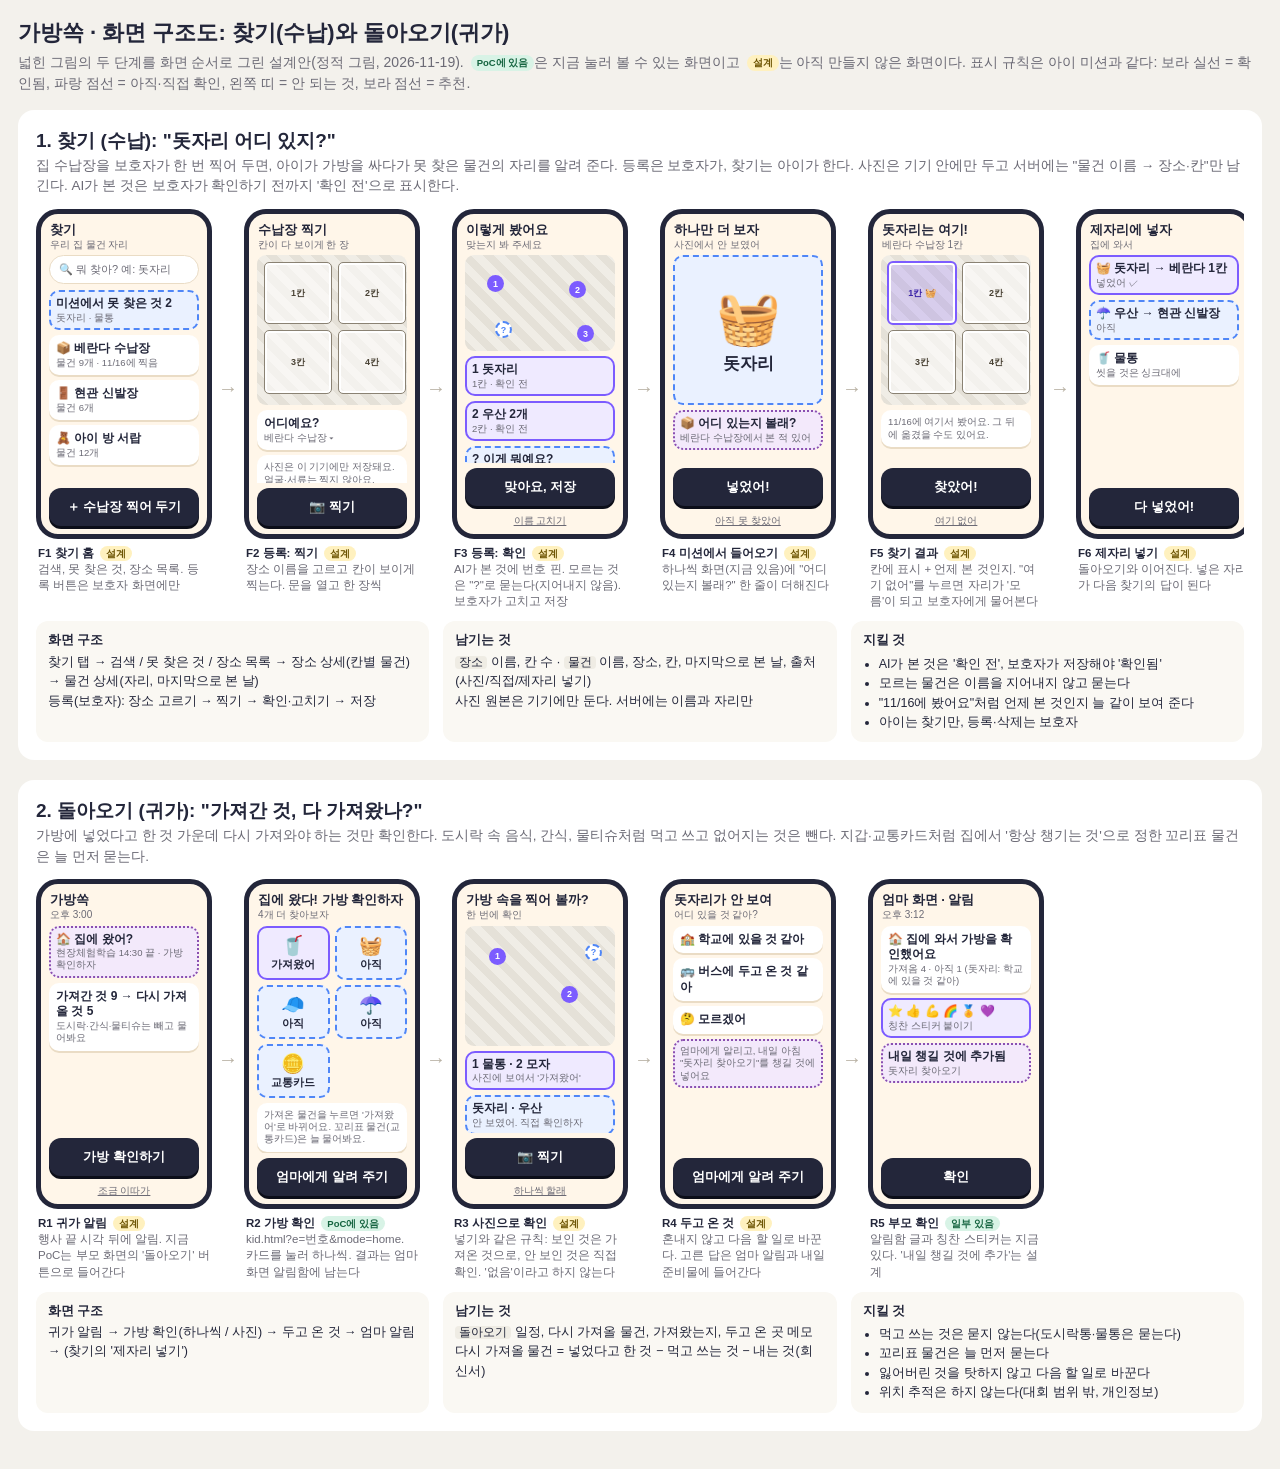
<file: docs/demo/app/design/uiux.html>
<!doctype html>
<html lang="ko"><head><meta charset="utf-8"><meta name="viewport" content="width=device-width,initial-scale=1">
<title>가방쏙 · 화면 구조도: 찾기(수납)와 돌아오기(귀가)</title>
<style>
:root{--ink:#23263a;--sub:#6b6a75;--bg:#fff6e9;--paper:#fff;--edge:#eadcc5;--done:#7c5cff;--dsoft:#efeaff;--todo:#4f86f7;--tsoft:#eaf1ff;--warn:#b8432f;--wsoft:#fde9e4;--rec:#8a4fb0;--rsoft:#f3e9fb;--y:#fff1bf;--g:#d8f3e6}
*{box-sizing:border-box}body{margin:0;background:#f3f1ec;color:var(--ink);font-family:-apple-system,"Apple SD Gothic Neo","Noto Sans KR",sans-serif}
.wrap{max-width:1290px;margin:0 auto;padding:18px}
h1{font-size:22px;margin:0 0 4px}.lead{color:var(--sub);font-size:14px;margin:0 0 16px;line-height:1.5}
section{background:#fff;border-radius:16px;padding:18px;margin:0 0 20px}
h2{font-size:19px;margin:0 0 2px}h3{font-size:14px;margin:14px 0 6px}.why{color:var(--sub);font-size:13.5px;margin:0 0 12px;line-height:1.5}
.flow{display:flex;gap:6px;align-items:flex-start;overflow-x:auto;padding-bottom:6px}
.step{flex:none;width:176px}.arrow{flex:none;align-self:center;font-size:20px;color:#b9b2a4;margin-top:-40px}
.ph{width:176px;height:330px;border:5px solid #23263a;border-radius:22px;background:var(--bg);overflow:hidden;display:flex;flex-direction:column;font-size:11px;position:relative}
.top{padding:8px 9px 4px;font-weight:800;font-size:13px;line-height:1.25}.top small{display:block;font-weight:400;color:var(--sub);font-size:10px;margin-top:1px}
.b{flex:1;padding:0 8px;overflow:hidden}
.c{background:var(--paper);border-radius:10px;padding:6px 7px;margin-bottom:5px;box-shadow:0 2px 0 var(--edge);line-height:1.3}
.c b{font-size:12px}.c small{display:block;color:var(--sub);font-size:9.5px}
.c.d{background:var(--dsoft);outline:2px solid var(--done);outline-offset:-2px;box-shadow:none}.c.t{background:var(--tsoft);outline:2px dashed var(--todo);outline-offset:-2px;box-shadow:none}
.c.w{background:var(--wsoft);border-left:5px solid var(--warn);box-shadow:none}.c.r{background:var(--rsoft);outline:2px dotted var(--rec);outline-offset:-2px;box-shadow:none}
.cta{margin:5px 8px 8px;border-radius:12px;background:var(--ink);color:#fff;text-align:center;font-weight:800;font-size:13px;padding:10px 4px;box-shadow:0 3px 0 #0c0e19}
.sub{font-size:10px;color:var(--sub);text-align:center;text-decoration:underline;margin:0 0 6px}
.photo{height:96px;border-radius:9px;background:repeating-linear-gradient(45deg,#e5e1d8,#e5e1d8 8px,#f0ede6 8px,#f0ede6 16px);position:relative;margin-bottom:5px}
.slot{position:absolute;border:2px solid #fff;outline:1.5px solid #8a8273;border-radius:4px;font-size:9px;font-weight:700;color:#4a4335;display:flex;align-items:center;justify-content:center;background:rgba(255,255,255,.55)}
.slot.hit{outline:2.5px solid var(--done);background:rgba(124,92,255,.22);color:#3b23a8}
.pin{position:absolute;width:17px;height:17px;border-radius:50%;background:var(--done);color:#fff;font-size:9px;font-weight:800;display:flex;align-items:center;justify-content:center}
.pin.q{background:#fff;color:var(--todo);border:2px dashed var(--todo)}
.grid{display:grid;grid-template-columns:1fr 1fr;gap:5px}.tile{background:var(--paper);border-radius:10px;height:54px;display:flex;flex-direction:column;align-items:center;justify-content:center;font-weight:800;font-size:11px;box-shadow:0 2px 0 var(--edge)}
.tile span{font-size:19px}.tile.d{background:var(--dsoft);outline:2px solid var(--done);outline-offset:-2px;box-shadow:none}.tile.t{background:var(--tsoft);outline:2px dashed var(--todo);outline-offset:-2px;box-shadow:none}
.cap{font-size:11.5px;color:var(--ink);margin:6px 2px 0;line-height:1.4}.cap b{display:block}.cap i{font-style:normal;color:var(--sub)}
.tag{display:inline-block;font-size:9.5px;border-radius:99px;padding:1px 6px;font-weight:700;margin-left:3px;vertical-align:middle}
.tag.now{background:var(--g);color:#14633f}.tag.next{background:var(--y);color:#6b5200}
.search{background:#fff;border:1.5px solid var(--edge);border-radius:99px;padding:6px 9px;color:var(--sub);margin-bottom:6px}
.cols{display:grid;grid-template-columns:1fr 1fr 1fr;gap:14px;margin-top:6px}.cols>div{background:#faf8f3;border-radius:12px;padding:10px 12px;font-size:12.5px;line-height:1.55}
.cols b{display:block;margin-bottom:2px}.cols code{background:#efece4;border-radius:4px;padding:0 4px;font-size:11.5px}
ul{margin:4px 0 0;padding-left:16px}
</style></head><body><div class="wrap">
<h1>가방쏙 · 화면 구조도: 찾기(수납)와 돌아오기(귀가)</h1>
<p class="lead">넓힌 그림의 두 단계를 화면 순서로 그린 설계안(정적 그림, 2026-11-19). <span class="tag now">PoC에 있음</span>은 지금 눌러 볼 수 있는 화면이고 <span class="tag next">설계</span>는 아직 만들지 않은 화면이다. 표시 규칙은 아이 미션과 같다: 보라 실선 = 확인됨, 파랑 점선 = 아직·직접 확인, 왼쪽 띠 = 안 되는 것, 보라 점선 = 추천.</p>

<section><h2>1. 찾기 (수납): "돗자리 어디 있지?"</h2>
<p class="why">집 수납장을 보호자가 한 번 찍어 두면, 아이가 가방을 싸다가 못 찾은 물건의 자리를 알려 준다. 등록은 보호자가, 찾기는 아이가 한다. 사진은 기기 안에만 두고 서버에는 "물건 이름 → 장소·칸"만 남긴다. AI가 본 것은 보호자가 확인하기 전까지 '확인 전'으로 표시한다.</p>
<div class="flow">
<div class="step"><div class="ph"><div class="top">찾기<small>우리 집 물건 자리</small></div><div class="b">
<div class="search">🔍 뭐 찾아? 예: 돗자리</div>
<div class="c t"><b>미션에서 못 찾은 것 2</b><small>돗자리 · 물통</small></div>
<div class="c"><b>📦 베란다 수납장</b><small>물건 9개 · 11/16에 찍음</small></div>
<div class="c"><b>🚪 현관 신발장</b><small>물건 6개</small></div>
<div class="c"><b>🧸 아이 방 서랍</b><small>물건 12개</small></div>
</div><div class="cta">＋ 수납장 찍어 두기</div></div>
<div class="cap"><b>F1 찾기 홈 <span class="tag next">설계</span></b><i>검색, 못 찾은 것, 장소 목록. 등록 버튼은 보호자 화면에만</i></div></div>
<div class="arrow">→</div>
<div class="step"><div class="ph"><div class="top">수납장 찍기<small>칸이 다 보이게 한 장</small></div><div class="b">
<div class="photo" style="height:150px"><div class="slot" style="left:8px;top:8px;width:66px;height:60px">1칸</div><div class="slot" style="left:82px;top:8px;width:66px;height:60px">2칸</div><div class="slot" style="left:8px;top:76px;width:66px;height:62px">3칸</div><div class="slot" style="left:82px;top:76px;width:66px;height:62px">4칸</div></div>
<div class="c"><b>어디예요?</b><small>베란다 수납장 ▾</small></div>
<div class="c"><small>사진은 이 기기에만 저장돼요. 얼굴·서류는 찍지 않아요.</small></div>
</div><div class="cta">📷 찍기</div></div>
<div class="cap"><b>F2 등록: 찍기 <span class="tag next">설계</span></b><i>장소 이름을 고르고 칸이 보이게 찍는다. 문을 열고 한 장씩</i></div></div>
<div class="arrow">→</div>
<div class="step"><div class="ph"><div class="top">이렇게 봤어요<small>맞는지 봐 주세요</small></div><div class="b">
<div class="photo"><div class="pin" style="left:22px;top:20px">1</div><div class="pin" style="left:104px;top:26px">2</div><div class="pin q" style="left:30px;top:66px">?</div><div class="pin" style="left:112px;top:70px">3</div></div>
<div class="c d"><b>1 돗자리</b><small>1칸 · 확인 전</small></div>
<div class="c d"><b>2 우산 2개</b><small>2칸 · 확인 전</small></div>
<div class="c t"><b>? 이게 뭐예요?</b><small>3칸 · 이름을 적어 주세요</small></div>
<div class="c d"><b>3 물통</b><small>4칸 · 확인 전</small></div>
</div><div class="cta">맞아요, 저장</div><div class="sub">이름 고치기</div></div>
<div class="cap"><b>F3 등록: 확인 <span class="tag next">설계</span></b><i>AI가 본 것에 번호 핀. 모르는 것은 "?"로 묻는다(지어내지 않음). 보호자가 고치고 저장</i></div></div>
<div class="arrow">→</div>
<div class="step"><div class="ph"><div class="top">하나만 더 보자<small>사진에서 안 보였어</small></div><div class="b">
<div class="c t" style="height:150px;display:flex;flex-direction:column;align-items:center;justify-content:center"><span style="font-size:52px">🧺</span><b style="font-size:17px">돗자리</b></div>
<div class="c r"><b>📦 어디 있는지 볼래?</b><small>베란다 수납장에서 본 적 있어</small></div>
</div><div class="cta">넣었어!</div><div class="sub">아직 못 찾았어</div></div>
<div class="cap"><b>F4 미션에서 들어오기 <span class="tag next">설계</span></b><i>하나씩 화면(지금 있음)에 "어디 있는지 볼래?" 한 줄이 더해진다</i></div></div>
<div class="arrow">→</div>
<div class="step"><div class="ph"><div class="top">돗자리는 여기!<small>베란다 수납장 1칸</small></div><div class="b">
<div class="photo" style="height:150px"><div class="slot hit" style="left:8px;top:8px;width:66px;height:60px">1칸 🧺</div><div class="slot" style="left:82px;top:8px;width:66px;height:60px">2칸</div><div class="slot" style="left:8px;top:76px;width:66px;height:62px">3칸</div><div class="slot" style="left:82px;top:76px;width:66px;height:62px">4칸</div></div>
<div class="c"><small>11/16에 여기서 봤어요. 그 뒤에 옮겼을 수도 있어요.</small></div>
</div><div class="cta">찾았어!</div><div class="sub">여기 없어</div></div>
<div class="cap"><b>F5 찾기 결과 <span class="tag next">설계</span></b><i>칸에 표시 + 언제 본 것인지. "여기 없어"를 누르면 자리가 '모름'이 되고 보호자에게 물어본다</i></div></div>
<div class="arrow">→</div>
<div class="step"><div class="ph"><div class="top">제자리에 넣자<small>집에 와서</small></div><div class="b">
<div class="c d"><b>🧺 돗자리 → 베란다 1칸</b><small>넣었어 ✓</small></div>
<div class="c t"><b>☂️ 우산 → 현관 신발장</b><small>아직</small></div>
<div class="c"><b>🥤 물통</b><small>씻을 것은 싱크대에</small></div>
</div><div class="cta">다 넣었어!</div></div>
<div class="cap"><b>F6 제자리 넣기 <span class="tag next">설계</span></b><i>돌아오기와 이어진다. 넣은 자리가 다음 찾기의 답이 된다</i></div></div>
</div>
<div class="cols">
<div><b>화면 구조</b>찾기 탭 → 검색 / 못 찾은 것 / 장소 목록 → 장소 상세(칸별 물건) → 물건 상세(자리, 마지막으로 본 날)<br>등록(보호자): 장소 고르기 → 찍기 → 확인·고치기 → 저장</div>
<div><b>남기는 것</b><code>장소</code> 이름, 칸 수 · <code>물건</code> 이름, 장소, 칸, 마지막으로 본 날, 출처(사진/직접/제자리 넣기)<br>사진 원본은 기기에만 둔다. 서버에는 이름과 자리만</div>
<div><b>지킬 것</b><ul><li>AI가 본 것은 '확인 전', 보호자가 저장해야 '확인됨'</li><li>모르는 물건은 이름을 지어내지 않고 묻는다</li><li>"11/16에 봤어요"처럼 언제 본 것인지 늘 같이 보여 준다</li><li>아이는 찾기만, 등록·삭제는 보호자</li></ul></div>
</div></section>

<section><h2>2. 돌아오기 (귀가): "가져간 것, 다 가져왔나?"</h2>
<p class="why">가방에 넣었다고 한 것 가운데 다시 가져와야 하는 것만 확인한다. 도시락 속 음식, 간식, 물티슈처럼 먹고 쓰고 없어지는 것은 뺀다. 지갑·교통카드처럼 집에서 '항상 챙기는 것'으로 정한 꼬리표 물건은 늘 먼저 묻는다.</p>
<div class="flow">
<div class="step"><div class="ph"><div class="top">가방쏙<small>오후 3:00</small></div><div class="b">
<div class="c r"><b>🏠 집에 왔어?</b><small>현장체험학습 14:30 끝 · 가방 확인하자</small></div>
<div class="c"><b>가져간 것 9 → 다시 가져올 것 5</b><small>도시락·간식·물티슈는 빼고 물어봐요</small></div>
</div><div class="cta">가방 확인하기</div><div class="sub">조금 이따가</div></div>
<div class="cap"><b>R1 귀가 알림 <span class="tag next">설계</span></b><i>행사 끝 시각 뒤에 알림. 지금 PoC는 부모 화면의 '돌아오기' 버튼으로 들어간다</i></div></div>
<div class="arrow">→</div>
<div class="step"><div class="ph"><div class="top">집에 왔다! 가방 확인하자<small>4개 더 찾아보자</small></div><div class="b">
<div class="grid"><div class="tile d"><span>🥤</span>가져왔어</div><div class="tile t"><span>🧺</span>아직</div><div class="tile t"><span>🧢</span>아직</div><div class="tile t"><span>☂️</span>아직</div><div class="tile t"><span>🪙</span>교통카드</div></div>
<div class="c" style="margin-top:5px"><small>가져온 물건을 누르면 '가져왔어'로 바뀌어요. 꼬리표 물건(교통카드)은 늘 물어봐요.</small></div>
</div><div class="cta">엄마에게 알려 주기</div></div>
<div class="cap"><b>R2 가방 확인 <span class="tag now">PoC에 있음</span></b><i>kid.html?e=번호&amp;mode=home. 카드를 눌러 하나씩. 결과는 엄마 화면 알림함에 남는다</i></div></div>
<div class="arrow">→</div>
<div class="step"><div class="ph"><div class="top">가방 속을 찍어 볼까?<small>한 번에 확인</small></div><div class="b">
<div class="photo" style="height:120px"><div class="pin" style="left:24px;top:22px">1</div><div class="pin" style="left:96px;top:60px">2</div><div class="pin q" style="left:120px;top:18px">?</div></div>
<div class="c d"><b>1 물통 · 2 모자</b><small>사진에 보여서 '가져왔어'</small></div>
<div class="c t"><b>돗자리 · 우산</b><small>안 보였어. 직접 확인하자</small></div>
</div><div class="cta">📷 찍기</div><div class="sub">하나씩 할래</div></div>
<div class="cap"><b>R3 사진으로 확인 <span class="tag next">설계</span></b><i>넣기와 같은 규칙: 보인 것은 가져온 것으로, 안 보인 것은 직접 확인. '없음'이라고 하지 않는다</i></div></div>
<div class="arrow">→</div>
<div class="step"><div class="ph"><div class="top">돗자리가 안 보여<small>어디 있을 것 같아?</small></div><div class="b">
<div class="c"><b>🏫 학교에 있을 것 같아</b></div>
<div class="c"><b>🚌 버스에 두고 온 것 같아</b></div>
<div class="c"><b>🤔 모르겠어</b></div>
<div class="c r"><small>엄마에게 알리고, 내일 아침 "돗자리 찾아오기"를 챙길 것에 넣어요</small></div>
</div><div class="cta">엄마에게 알려 주기</div></div>
<div class="cap"><b>R4 두고 온 것 <span class="tag next">설계</span></b><i>혼내지 않고 다음 할 일로 바꾼다. 고른 답은 엄마 알림과 내일 준비물에 들어간다</i></div></div>
<div class="arrow">→</div>
<div class="step"><div class="ph"><div class="top">엄마 화면 · 알림<small>오후 3:12</small></div><div class="b">
<div class="c"><b>🏠 집에 와서 가방을 확인했어요</b><small>가져옴 4 · 아직 1 (돗자리: 학교에 있을 것 같아)</small></div>
<div class="c d"><b>⭐ 👍 💪 🌈 🏅 💜</b><small>칭찬 스티커 붙이기</small></div>
<div class="c r"><b>내일 챙길 것에 추가됨</b><small>돗자리 찾아오기</small></div>
</div><div class="cta">확인</div></div>
<div class="cap"><b>R5 부모 확인 <span class="tag now">일부 있음</span></b><i>알림함 글과 칭찬 스티커는 지금 있다. '내일 챙길 것에 추가'는 설계</i></div></div>
</div>
<div class="cols">
<div><b>화면 구조</b>귀가 알림 → 가방 확인(하나씩 / 사진) → 두고 온 것 → 엄마 알림 → (찾기의 '제자리 넣기')</div>
<div><b>남기는 것</b><code>돌아오기</code> 일정, 다시 가져올 물건, 가져왔는지, 두고 온 곳 메모<br>다시 가져올 물건 = 넣었다고 한 것 − 먹고 쓰는 것 − 내는 것(회신서)</div>
<div><b>지킬 것</b><ul><li>먹고 쓰는 것은 묻지 않는다(도시락통·물통은 묻는다)</li><li>꼬리표 물건은 늘 먼저 묻는다</li><li>잃어버린 것을 탓하지 않고 다음 할 일로 바꾼다</li><li>위치 추적은 하지 않는다(대회 범위 밖, 개인정보)</li></ul></div>
</div></section>
</div></body></html>
</file>
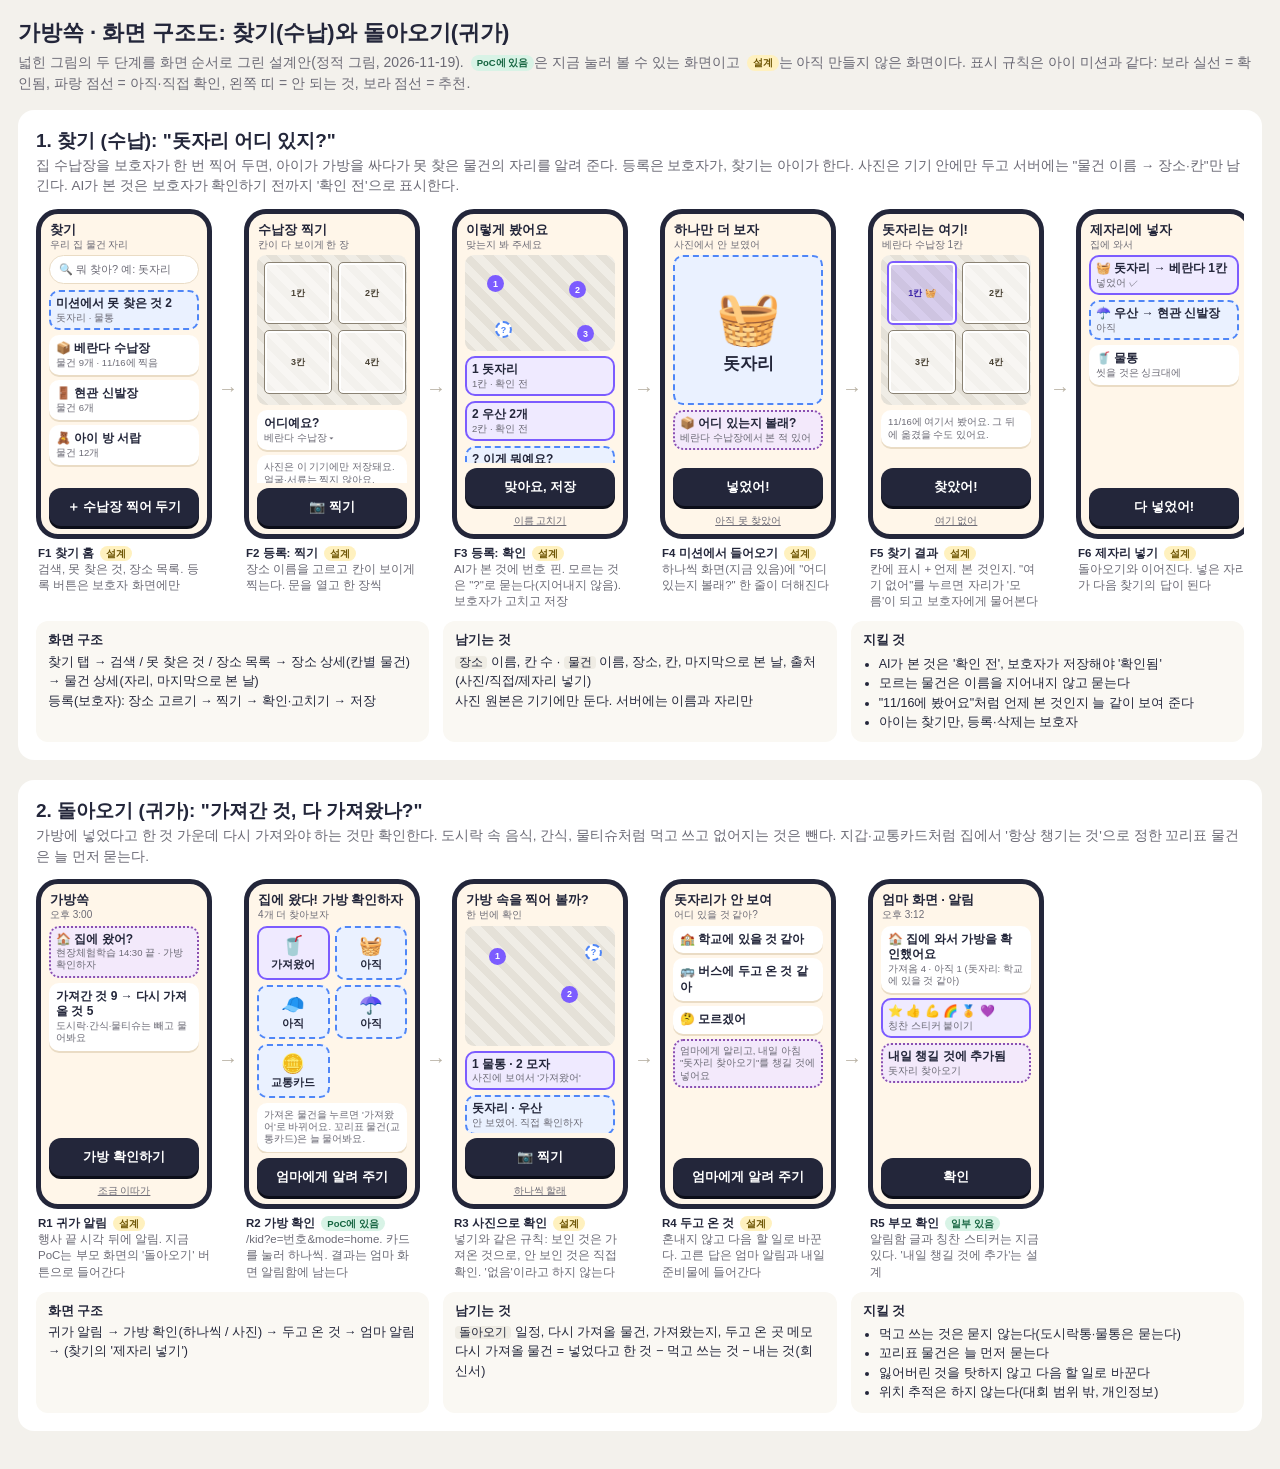
<file: poc/donghyun/app/static/design/uiux.html>
<!doctype html>
<html lang="ko"><head><meta charset="utf-8"><meta name="viewport" content="width=device-width,initial-scale=1">
<title>가방쏙 · 화면 구조도: 찾기(수납)와 돌아오기(귀가)</title>
<style>
:root{--ink:#23263a;--sub:#6b6a75;--bg:#fff6e9;--paper:#fff;--edge:#eadcc5;--done:#7c5cff;--dsoft:#efeaff;--todo:#4f86f7;--tsoft:#eaf1ff;--warn:#b8432f;--wsoft:#fde9e4;--rec:#8a4fb0;--rsoft:#f3e9fb;--y:#fff1bf;--g:#d8f3e6}
*{box-sizing:border-box}body{margin:0;background:#f3f1ec;color:var(--ink);font-family:-apple-system,"Apple SD Gothic Neo","Noto Sans KR",sans-serif}
.wrap{max-width:1290px;margin:0 auto;padding:18px}
h1{font-size:22px;margin:0 0 4px}.lead{color:var(--sub);font-size:14px;margin:0 0 16px;line-height:1.5}
section{background:#fff;border-radius:16px;padding:18px;margin:0 0 20px}
h2{font-size:19px;margin:0 0 2px}h3{font-size:14px;margin:14px 0 6px}.why{color:var(--sub);font-size:13.5px;margin:0 0 12px;line-height:1.5}
.flow{display:flex;gap:6px;align-items:flex-start;overflow-x:auto;padding-bottom:6px}
.step{flex:none;width:176px}.arrow{flex:none;align-self:center;font-size:20px;color:#b9b2a4;margin-top:-40px}
.ph{width:176px;height:330px;border:5px solid #23263a;border-radius:22px;background:var(--bg);overflow:hidden;display:flex;flex-direction:column;font-size:11px;position:relative}
.top{padding:8px 9px 4px;font-weight:800;font-size:13px;line-height:1.25}.top small{display:block;font-weight:400;color:var(--sub);font-size:10px;margin-top:1px}
.b{flex:1;padding:0 8px;overflow:hidden}
.c{background:var(--paper);border-radius:10px;padding:6px 7px;margin-bottom:5px;box-shadow:0 2px 0 var(--edge);line-height:1.3}
.c b{font-size:12px}.c small{display:block;color:var(--sub);font-size:9.5px}
.c.d{background:var(--dsoft);outline:2px solid var(--done);outline-offset:-2px;box-shadow:none}.c.t{background:var(--tsoft);outline:2px dashed var(--todo);outline-offset:-2px;box-shadow:none}
.c.w{background:var(--wsoft);border-left:5px solid var(--warn);box-shadow:none}.c.r{background:var(--rsoft);outline:2px dotted var(--rec);outline-offset:-2px;box-shadow:none}
.cta{margin:5px 8px 8px;border-radius:12px;background:var(--ink);color:#fff;text-align:center;font-weight:800;font-size:13px;padding:10px 4px;box-shadow:0 3px 0 #0c0e19}
.sub{font-size:10px;color:var(--sub);text-align:center;text-decoration:underline;margin:0 0 6px}
.photo{height:96px;border-radius:9px;background:repeating-linear-gradient(45deg,#e5e1d8,#e5e1d8 8px,#f0ede6 8px,#f0ede6 16px);position:relative;margin-bottom:5px}
.slot{position:absolute;border:2px solid #fff;outline:1.5px solid #8a8273;border-radius:4px;font-size:9px;font-weight:700;color:#4a4335;display:flex;align-items:center;justify-content:center;background:rgba(255,255,255,.55)}
.slot.hit{outline:2.5px solid var(--done);background:rgba(124,92,255,.22);color:#3b23a8}
.pin{position:absolute;width:17px;height:17px;border-radius:50%;background:var(--done);color:#fff;font-size:9px;font-weight:800;display:flex;align-items:center;justify-content:center}
.pin.q{background:#fff;color:var(--todo);border:2px dashed var(--todo)}
.grid{display:grid;grid-template-columns:1fr 1fr;gap:5px}.tile{background:var(--paper);border-radius:10px;height:54px;display:flex;flex-direction:column;align-items:center;justify-content:center;font-weight:800;font-size:11px;box-shadow:0 2px 0 var(--edge)}
.tile span{font-size:19px}.tile.d{background:var(--dsoft);outline:2px solid var(--done);outline-offset:-2px;box-shadow:none}.tile.t{background:var(--tsoft);outline:2px dashed var(--todo);outline-offset:-2px;box-shadow:none}
.cap{font-size:11.5px;color:var(--ink);margin:6px 2px 0;line-height:1.4}.cap b{display:block}.cap i{font-style:normal;color:var(--sub)}
.tag{display:inline-block;font-size:9.5px;border-radius:99px;padding:1px 6px;font-weight:700;margin-left:3px;vertical-align:middle}
.tag.now{background:var(--g);color:#14633f}.tag.next{background:var(--y);color:#6b5200}
.search{background:#fff;border:1.5px solid var(--edge);border-radius:99px;padding:6px 9px;color:var(--sub);margin-bottom:6px}
.cols{display:grid;grid-template-columns:1fr 1fr 1fr;gap:14px;margin-top:6px}.cols>div{background:#faf8f3;border-radius:12px;padding:10px 12px;font-size:12.5px;line-height:1.55}
.cols b{display:block;margin-bottom:2px}.cols code{background:#efece4;border-radius:4px;padding:0 4px;font-size:11.5px}
ul{margin:4px 0 0;padding-left:16px}
</style></head><body><div class="wrap">
<h1>가방쏙 · 화면 구조도: 찾기(수납)와 돌아오기(귀가)</h1>
<p class="lead">넓힌 그림의 두 단계를 화면 순서로 그린 설계안(정적 그림, 2026-11-19). <span class="tag now">PoC에 있음</span>은 지금 눌러 볼 수 있는 화면이고 <span class="tag next">설계</span>는 아직 만들지 않은 화면이다. 표시 규칙은 아이 미션과 같다: 보라 실선 = 확인됨, 파랑 점선 = 아직·직접 확인, 왼쪽 띠 = 안 되는 것, 보라 점선 = 추천.</p>

<section><h2>1. 찾기 (수납): "돗자리 어디 있지?"</h2>
<p class="why">집 수납장을 보호자가 한 번 찍어 두면, 아이가 가방을 싸다가 못 찾은 물건의 자리를 알려 준다. 등록은 보호자가, 찾기는 아이가 한다. 사진은 기기 안에만 두고 서버에는 "물건 이름 → 장소·칸"만 남긴다. AI가 본 것은 보호자가 확인하기 전까지 '확인 전'으로 표시한다.</p>
<div class="flow">
<div class="step"><div class="ph"><div class="top">찾기<small>우리 집 물건 자리</small></div><div class="b">
<div class="search">🔍 뭐 찾아? 예: 돗자리</div>
<div class="c t"><b>미션에서 못 찾은 것 2</b><small>돗자리 · 물통</small></div>
<div class="c"><b>📦 베란다 수납장</b><small>물건 9개 · 11/16에 찍음</small></div>
<div class="c"><b>🚪 현관 신발장</b><small>물건 6개</small></div>
<div class="c"><b>🧸 아이 방 서랍</b><small>물건 12개</small></div>
</div><div class="cta">＋ 수납장 찍어 두기</div></div>
<div class="cap"><b>F1 찾기 홈 <span class="tag next">설계</span></b><i>검색, 못 찾은 것, 장소 목록. 등록 버튼은 보호자 화면에만</i></div></div>
<div class="arrow">→</div>
<div class="step"><div class="ph"><div class="top">수납장 찍기<small>칸이 다 보이게 한 장</small></div><div class="b">
<div class="photo" style="height:150px"><div class="slot" style="left:8px;top:8px;width:66px;height:60px">1칸</div><div class="slot" style="left:82px;top:8px;width:66px;height:60px">2칸</div><div class="slot" style="left:8px;top:76px;width:66px;height:62px">3칸</div><div class="slot" style="left:82px;top:76px;width:66px;height:62px">4칸</div></div>
<div class="c"><b>어디예요?</b><small>베란다 수납장 ▾</small></div>
<div class="c"><small>사진은 이 기기에만 저장돼요. 얼굴·서류는 찍지 않아요.</small></div>
</div><div class="cta">📷 찍기</div></div>
<div class="cap"><b>F2 등록: 찍기 <span class="tag next">설계</span></b><i>장소 이름을 고르고 칸이 보이게 찍는다. 문을 열고 한 장씩</i></div></div>
<div class="arrow">→</div>
<div class="step"><div class="ph"><div class="top">이렇게 봤어요<small>맞는지 봐 주세요</small></div><div class="b">
<div class="photo"><div class="pin" style="left:22px;top:20px">1</div><div class="pin" style="left:104px;top:26px">2</div><div class="pin q" style="left:30px;top:66px">?</div><div class="pin" style="left:112px;top:70px">3</div></div>
<div class="c d"><b>1 돗자리</b><small>1칸 · 확인 전</small></div>
<div class="c d"><b>2 우산 2개</b><small>2칸 · 확인 전</small></div>
<div class="c t"><b>? 이게 뭐예요?</b><small>3칸 · 이름을 적어 주세요</small></div>
<div class="c d"><b>3 물통</b><small>4칸 · 확인 전</small></div>
</div><div class="cta">맞아요, 저장</div><div class="sub">이름 고치기</div></div>
<div class="cap"><b>F3 등록: 확인 <span class="tag next">설계</span></b><i>AI가 본 것에 번호 핀. 모르는 것은 "?"로 묻는다(지어내지 않음). 보호자가 고치고 저장</i></div></div>
<div class="arrow">→</div>
<div class="step"><div class="ph"><div class="top">하나만 더 보자<small>사진에서 안 보였어</small></div><div class="b">
<div class="c t" style="height:150px;display:flex;flex-direction:column;align-items:center;justify-content:center"><span style="font-size:52px">🧺</span><b style="font-size:17px">돗자리</b></div>
<div class="c r"><b>📦 어디 있는지 볼래?</b><small>베란다 수납장에서 본 적 있어</small></div>
</div><div class="cta">넣었어!</div><div class="sub">아직 못 찾았어</div></div>
<div class="cap"><b>F4 미션에서 들어오기 <span class="tag next">설계</span></b><i>하나씩 화면(지금 있음)에 "어디 있는지 볼래?" 한 줄이 더해진다</i></div></div>
<div class="arrow">→</div>
<div class="step"><div class="ph"><div class="top">돗자리는 여기!<small>베란다 수납장 1칸</small></div><div class="b">
<div class="photo" style="height:150px"><div class="slot hit" style="left:8px;top:8px;width:66px;height:60px">1칸 🧺</div><div class="slot" style="left:82px;top:8px;width:66px;height:60px">2칸</div><div class="slot" style="left:8px;top:76px;width:66px;height:62px">3칸</div><div class="slot" style="left:82px;top:76px;width:66px;height:62px">4칸</div></div>
<div class="c"><small>11/16에 여기서 봤어요. 그 뒤에 옮겼을 수도 있어요.</small></div>
</div><div class="cta">찾았어!</div><div class="sub">여기 없어</div></div>
<div class="cap"><b>F5 찾기 결과 <span class="tag next">설계</span></b><i>칸에 표시 + 언제 본 것인지. "여기 없어"를 누르면 자리가 '모름'이 되고 보호자에게 물어본다</i></div></div>
<div class="arrow">→</div>
<div class="step"><div class="ph"><div class="top">제자리에 넣자<small>집에 와서</small></div><div class="b">
<div class="c d"><b>🧺 돗자리 → 베란다 1칸</b><small>넣었어 ✓</small></div>
<div class="c t"><b>☂️ 우산 → 현관 신발장</b><small>아직</small></div>
<div class="c"><b>🥤 물통</b><small>씻을 것은 싱크대에</small></div>
</div><div class="cta">다 넣었어!</div></div>
<div class="cap"><b>F6 제자리 넣기 <span class="tag next">설계</span></b><i>돌아오기와 이어진다. 넣은 자리가 다음 찾기의 답이 된다</i></div></div>
</div>
<div class="cols">
<div><b>화면 구조</b>찾기 탭 → 검색 / 못 찾은 것 / 장소 목록 → 장소 상세(칸별 물건) → 물건 상세(자리, 마지막으로 본 날)<br>등록(보호자): 장소 고르기 → 찍기 → 확인·고치기 → 저장</div>
<div><b>남기는 것</b><code>장소</code> 이름, 칸 수 · <code>물건</code> 이름, 장소, 칸, 마지막으로 본 날, 출처(사진/직접/제자리 넣기)<br>사진 원본은 기기에만 둔다. 서버에는 이름과 자리만</div>
<div><b>지킬 것</b><ul><li>AI가 본 것은 '확인 전', 보호자가 저장해야 '확인됨'</li><li>모르는 물건은 이름을 지어내지 않고 묻는다</li><li>"11/16에 봤어요"처럼 언제 본 것인지 늘 같이 보여 준다</li><li>아이는 찾기만, 등록·삭제는 보호자</li></ul></div>
</div></section>

<section><h2>2. 돌아오기 (귀가): "가져간 것, 다 가져왔나?"</h2>
<p class="why">가방에 넣었다고 한 것 가운데 다시 가져와야 하는 것만 확인한다. 도시락 속 음식, 간식, 물티슈처럼 먹고 쓰고 없어지는 것은 뺀다. 지갑·교통카드처럼 집에서 '항상 챙기는 것'으로 정한 꼬리표 물건은 늘 먼저 묻는다.</p>
<div class="flow">
<div class="step"><div class="ph"><div class="top">가방쏙<small>오후 3:00</small></div><div class="b">
<div class="c r"><b>🏠 집에 왔어?</b><small>현장체험학습 14:30 끝 · 가방 확인하자</small></div>
<div class="c"><b>가져간 것 9 → 다시 가져올 것 5</b><small>도시락·간식·물티슈는 빼고 물어봐요</small></div>
</div><div class="cta">가방 확인하기</div><div class="sub">조금 이따가</div></div>
<div class="cap"><b>R1 귀가 알림 <span class="tag next">설계</span></b><i>행사 끝 시각 뒤에 알림. 지금 PoC는 부모 화면의 '돌아오기' 버튼으로 들어간다</i></div></div>
<div class="arrow">→</div>
<div class="step"><div class="ph"><div class="top">집에 왔다! 가방 확인하자<small>4개 더 찾아보자</small></div><div class="b">
<div class="grid"><div class="tile d"><span>🥤</span>가져왔어</div><div class="tile t"><span>🧺</span>아직</div><div class="tile t"><span>🧢</span>아직</div><div class="tile t"><span>☂️</span>아직</div><div class="tile t"><span>🪙</span>교통카드</div></div>
<div class="c" style="margin-top:5px"><small>가져온 물건을 누르면 '가져왔어'로 바뀌어요. 꼬리표 물건(교통카드)은 늘 물어봐요.</small></div>
</div><div class="cta">엄마에게 알려 주기</div></div>
<div class="cap"><b>R2 가방 확인 <span class="tag now">PoC에 있음</span></b><i>/kid?e=번호&amp;mode=home. 카드를 눌러 하나씩. 결과는 엄마 화면 알림함에 남는다</i></div></div>
<div class="arrow">→</div>
<div class="step"><div class="ph"><div class="top">가방 속을 찍어 볼까?<small>한 번에 확인</small></div><div class="b">
<div class="photo" style="height:120px"><div class="pin" style="left:24px;top:22px">1</div><div class="pin" style="left:96px;top:60px">2</div><div class="pin q" style="left:120px;top:18px">?</div></div>
<div class="c d"><b>1 물통 · 2 모자</b><small>사진에 보여서 '가져왔어'</small></div>
<div class="c t"><b>돗자리 · 우산</b><small>안 보였어. 직접 확인하자</small></div>
</div><div class="cta">📷 찍기</div><div class="sub">하나씩 할래</div></div>
<div class="cap"><b>R3 사진으로 확인 <span class="tag next">설계</span></b><i>넣기와 같은 규칙: 보인 것은 가져온 것으로, 안 보인 것은 직접 확인. '없음'이라고 하지 않는다</i></div></div>
<div class="arrow">→</div>
<div class="step"><div class="ph"><div class="top">돗자리가 안 보여<small>어디 있을 것 같아?</small></div><div class="b">
<div class="c"><b>🏫 학교에 있을 것 같아</b></div>
<div class="c"><b>🚌 버스에 두고 온 것 같아</b></div>
<div class="c"><b>🤔 모르겠어</b></div>
<div class="c r"><small>엄마에게 알리고, 내일 아침 "돗자리 찾아오기"를 챙길 것에 넣어요</small></div>
</div><div class="cta">엄마에게 알려 주기</div></div>
<div class="cap"><b>R4 두고 온 것 <span class="tag next">설계</span></b><i>혼내지 않고 다음 할 일로 바꾼다. 고른 답은 엄마 알림과 내일 준비물에 들어간다</i></div></div>
<div class="arrow">→</div>
<div class="step"><div class="ph"><div class="top">엄마 화면 · 알림<small>오후 3:12</small></div><div class="b">
<div class="c"><b>🏠 집에 와서 가방을 확인했어요</b><small>가져옴 4 · 아직 1 (돗자리: 학교에 있을 것 같아)</small></div>
<div class="c d"><b>⭐ 👍 💪 🌈 🏅 💜</b><small>칭찬 스티커 붙이기</small></div>
<div class="c r"><b>내일 챙길 것에 추가됨</b><small>돗자리 찾아오기</small></div>
</div><div class="cta">확인</div></div>
<div class="cap"><b>R5 부모 확인 <span class="tag now">일부 있음</span></b><i>알림함 글과 칭찬 스티커는 지금 있다. '내일 챙길 것에 추가'는 설계</i></div></div>
</div>
<div class="cols">
<div><b>화면 구조</b>귀가 알림 → 가방 확인(하나씩 / 사진) → 두고 온 것 → 엄마 알림 → (찾기의 '제자리 넣기')</div>
<div><b>남기는 것</b><code>돌아오기</code> 일정, 다시 가져올 물건, 가져왔는지, 두고 온 곳 메모<br>다시 가져올 물건 = 넣었다고 한 것 − 먹고 쓰는 것 − 내는 것(회신서)</div>
<div><b>지킬 것</b><ul><li>먹고 쓰는 것은 묻지 않는다(도시락통·물통은 묻는다)</li><li>꼬리표 물건은 늘 먼저 묻는다</li><li>잃어버린 것을 탓하지 않고 다음 할 일로 바꾼다</li><li>위치 추적은 하지 않는다(대회 범위 밖, 개인정보)</li></ul></div>
</div></section>
</div></body></html>
</file>
